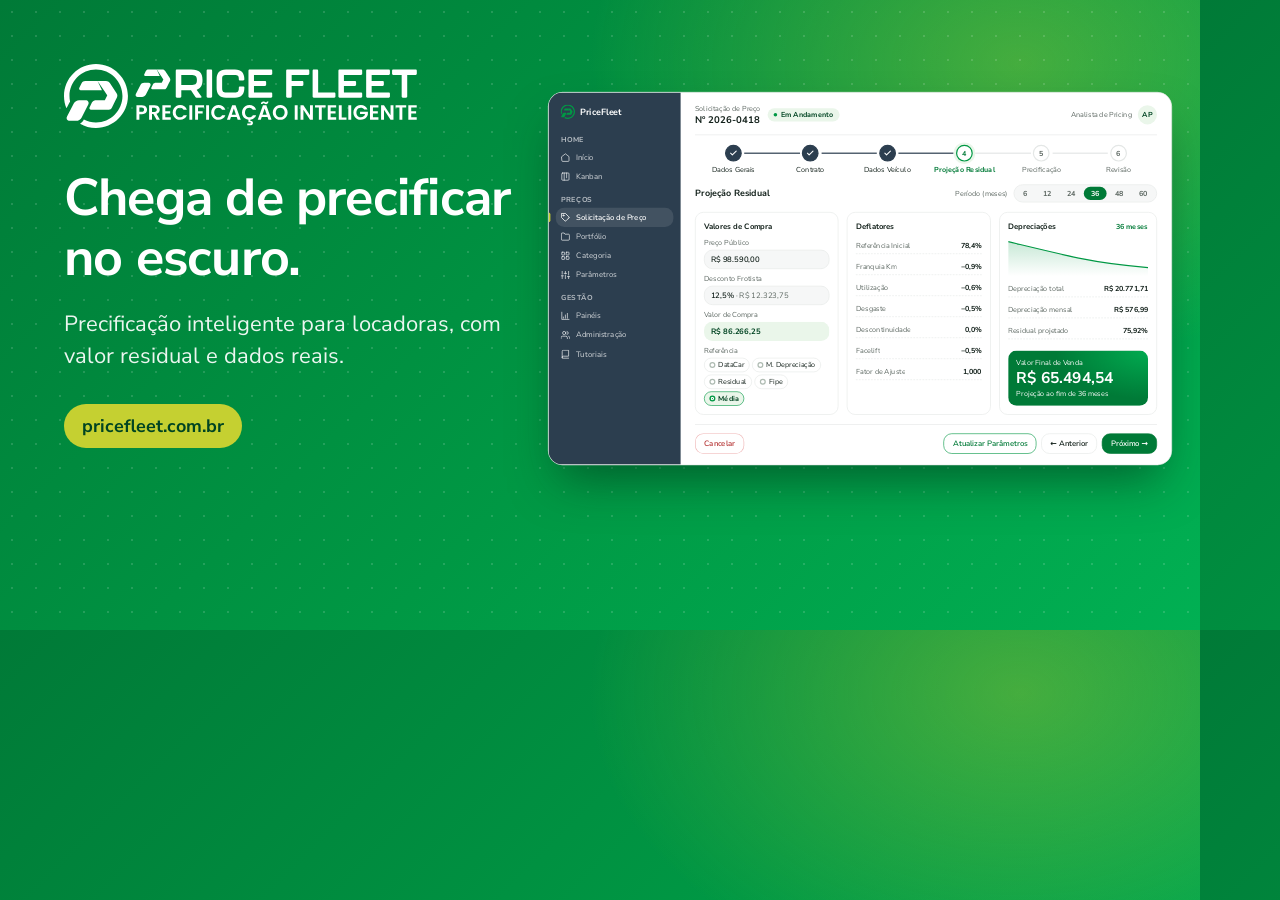
<file: assets/og/og.html>
<!doctype html>
<html lang="pt-BR" class="js is-loaded">
<head>
<meta charset="utf-8">
<title>PriceFleet — Open Graph</title>
<link rel="stylesheet" href="https://fonts.googleapis.com/css2?family=Nunito+Sans:wght@400;600;700&display=swap">
<link rel="stylesheet" href="../css/styles.css">
<style>
  /* Gerado a partir do mockup do hero. Renderizar em 1200x630 e salvar como og-image.png */
  html, body { margin: 0; width: 1200px; height: 630px; overflow: hidden; }
  body {
    position: relative;
    background:
      radial-gradient(60% 80% at 85% 10%, rgba(197,208,49,.35), rgba(197,208,49,0) 60%),
      linear-gradient(135deg, var(--pf-green-700) 0%, var(--pf-green-500) 55%, var(--pf-green-400) 100%);
  }
  body::after { content: ""; position: absolute; inset: 0;
    background-image: radial-gradient(circle, rgba(255,255,255,.14) 1px, transparent 1.2px); background-size: 24px 24px; }
  .og-copy { position: absolute; left: 64px; top: 64px; width: 470px; z-index: 2; color: #fff; }
  .og-logo { display: flex; align-items: center; gap: 12px; font-size: 28px; font-weight: 700; }
  .og-logo img { display: block; height: 64px; width: auto; }
  .og-logo span span { color: var(--pf-lime); }
  .og-title { margin-top: 48px; font-size: 52px; line-height: 60px; font-weight: 700; letter-spacing: -0.015em; color: #fff; }
  .og-sub { margin-top: 20px; font-size: 22px; line-height: 32px; color: rgba(255,255,255,.92); }
  .og-pill { display: inline-block; margin-top: 32px; padding: 10px 18px; border-radius: 999px; background: var(--pf-lime); color: var(--pf-green-900); font-size: 18px; font-weight: 700; }
  .og-mock { position: absolute; left: 548px; top: 92px; width: 1040px; transform: scale(.6); transform-origin: 0 0; z-index: 1; }
  .og-mock .mock { box-shadow: 0 40px 80px -20px rgba(0,40,20,.55); }
  .status__dot::after { display: none; }
</style>
</head>
<body>
<svg width="0" height="0" style="position:absolute" aria-hidden="true" focusable="false">
  <defs>
    <linearGradient id="g-pf-cover" x1="0" y1="0" x2="1" y2="1">
      <stop offset="0" stop-color="#009844"/><stop offset="1" stop-color="#C5D031"/>
    </linearGradient>
  </defs>
  <symbol id="logo-mark" viewBox="0 0 434 434">
    <path d="M227.451 114.761H143.464C138.262 114.761 133.292 116.081 129.022 118.721C124.751 121.361 121.309 125.113 119.109 129.695L103.062 162.772C101.561 166.007 101.846 169.838 103.942 172.892C105.883 175.894 109.274 177.654 112.742 177.654H257.189L227.451 114.761ZM361.286 211.766C360.821 206.745 359.112 201.802 356.162 197.454L310.687 128.996C307.814 124.673 303.932 121.076 299.377 118.565C294.796 116.029 289.645 114.761 284.65 114.761H227.503L269.897 178.197C270.078 178.249 270.182 178.379 270.234 178.56L292.57 212.103C292.673 212.31 292.751 212.543 292.751 212.724L286.617 225.561L276.549 246.06H213.423C211.326 246.06 209.256 246.345 207.004 246.811C204.053 247.509 201.362 248.596 198.981 250.046C194.71 252.686 191.268 256.464 189.068 261.046L173.047 294.2C171.546 297.436 171.83 301.292 173.849 304.346C175.868 307.348 179.155 309.134 182.727 309.134H306.598L307.167 309.005C310.092 308.358 312.81 307.297 315.165 305.821C319.461 303.181 322.903 299.48 325.078 294.951L349.07 246.06L358.621 226.493V226.441C360.821 221.964 361.701 216.891 361.286 211.766ZM164.583 255.119C161.012 249.269 154.101 245.931 145.612 245.931H102.415C88.1539 245.931 72.159 255.222 65.999 267.076L20.4985 356.136C17.0044 362.814 16.9527 369.802 20.2915 375.263C23.8373 381.086 30.7736 384.451 39.2629 384.451H82.4858C96.7209 384.451 112.742 375.133 118.876 363.279L164.376 274.245C167.845 267.568 167.896 260.58 164.583 255.093V255.119ZM216.606 0C97.1868 0 0 97.1609 0 216.606C0 246.241 6.00457 274.53 16.8491 300.283L25.0278 284.236L37.2183 260.373C38.2018 258.483 39.3147 256.646 40.557 254.86C40.7382 254.601 40.9194 254.342 41.1006 254.083C41.0747 254.006 41.0487 253.902 41.0229 253.824C38.4864 241.815 37.1406 229.366 37.1406 216.606C37.1406 117.634 117.659 37.1406 216.606 37.1406C315.553 37.1406 396.072 117.634 396.072 216.606C396.072 315.579 315.579 396.046 216.606 396.046C187.023 396.046 159.122 388.851 134.483 376.143L132.723 379.611C129.824 385.176 125.864 390.3 121.102 394.778C117.349 398.375 113.104 401.559 108.549 404.25C140.358 422.653 177.266 433.187 216.606 433.187C336.052 433.187 433.187 336.026 433.187 216.606C433.187 97.1868 336.052 0 216.606 0Z" fill="#009844"/>
  </symbol>
  <symbol id="i-arrow-right" viewBox="0 0 24 24"><path d="M5 12h14M13 6l6 6-6 6"/></symbol>
  <symbol id="i-arrow-left" viewBox="0 0 24 24"><path d="M19 12H5M11 6l-6 6 6 6"/></symbol>
  <symbol id="i-chevron-down" viewBox="0 0 24 24"><path d="m6 9 6 6 6-6"/></symbol>
  <symbol id="i-check" viewBox="0 0 24 24"><path d="M20 6 9 17l-5-5"/></symbol>
  <symbol id="i-check-circle" viewBox="0 0 24 24"><circle cx="12" cy="12" r="9"/><path d="m8 12 3 3 5-6"/></symbol>
  <symbol id="i-plus" viewBox="0 0 24 24"><path d="M12 5v14M5 12h14"/></symbol>
  <symbol id="i-x" viewBox="0 0 24 24"><path d="M18 6 6 18M6 6l12 12"/></symbol>
  <symbol id="i-alert" viewBox="0 0 24 24"><path d="M10.3 3.9 1.8 18a2 2 0 0 0 1.7 3h17a2 2 0 0 0 1.7-3L13.7 3.9a2 2 0 0 0-3.4 0z"/><path d="M12 9v4M12 17h.01"/></symbol>
  <symbol id="i-shield" viewBox="0 0 24 24"><path d="M12 22s8-4 8-10V5l-8-3-8 3v7c0 6 8 10 8 10z"/><path d="m9 12 2 2 4-4"/></symbol>
  <symbol id="i-lock" viewBox="0 0 24 24"><rect x="4" y="11" width="16" height="10" rx="2"/><path d="M8 11V7a4 4 0 0 1 8 0v4"/></symbol>
  <symbol id="i-trend" viewBox="0 0 24 24"><path d="m3 17 6-6 4 4 8-8"/><path d="M14 7h7v7"/></symbol>
  <symbol id="i-sliders" viewBox="0 0 24 24"><path d="M4 21v-7M4 10V3M12 21v-9M12 8V3M20 21v-5M20 12V3M1 14h6M9 8h6M17 16h6"/></symbol>
  <symbol id="i-history" viewBox="0 0 24 24"><path d="M3 12a9 9 0 1 0 3-6.7L3 8"/><path d="M3 3v5h5M12 7v5l3 3"/></symbol>
  <symbol id="i-users" viewBox="0 0 24 24"><path d="M17 21v-2a4 4 0 0 0-4-4H5a4 4 0 0 0-4 4v2"/><circle cx="9" cy="7" r="4"/><path d="M23 21v-2a4 4 0 0 0-3-3.9M16 3.1a4 4 0 0 1 0 7.8"/></symbol>
  <symbol id="i-flow" viewBox="0 0 24 24"><rect x="3" y="3" width="6" height="6" rx="1.5"/><rect x="15" y="15" width="6" height="6" rx="1.5"/><path d="M6 9v3a3 3 0 0 0 3 3h6"/></symbol>
  <symbol id="i-sheet" viewBox="0 0 24 24"><rect x="3" y="3" width="18" height="18" rx="2"/><path d="M3 9h18M3 15h18M9 3v18"/></symbol>
  <symbol id="i-help" viewBox="0 0 24 24"><circle cx="12" cy="12" r="9"/><path d="M9.1 9a3 3 0 0 1 5.8 1c0 2-3 3-3 3M12 17h.01"/></symbol>
  <symbol id="i-unlink" viewBox="0 0 24 24"><path d="m18.8 13.2 2.2-2.2a5 5 0 0 0-7-7l-2.2 2.2M5.2 10.8 3 13a5 5 0 0 0 7 7l2.2-2.2M8 2v3M2 8h3M16 22v-3M22 16h-3"/></symbol>
  <symbol id="i-file" viewBox="0 0 24 24"><path d="M14 2H6a2 2 0 0 0-2 2v16a2 2 0 0 0 2 2h12a2 2 0 0 0 2-2V8z"/><path d="M14 2v6h6M8 13h8M8 17h5"/></symbol>
  <symbol id="i-zap" viewBox="0 0 24 24"><path d="M13 2 3 14h9l-1 8 10-12h-9l1-8z"/></symbol>
  <symbol id="i-bell" viewBox="0 0 24 24"><path d="M18 8a6 6 0 0 0-12 0c0 7-3 9-3 9h18s-3-2-3-9"/><path d="M13.7 21a2 2 0 0 1-3.4 0"/></symbol>
  <symbol id="i-database" viewBox="0 0 24 24"><ellipse cx="12" cy="5" rx="8" ry="3"/><path d="M4 5v14c0 1.7 3.6 3 8 3s8-1.3 8-3V5M4 12c0 1.7 3.6 3 8 3s8-1.3 8-3"/></symbol>
  <symbol id="i-code" viewBox="0 0 24 24"><path d="m16 18 6-6-6-6M8 6l-6 6 6 6"/></symbol>
  <symbol id="i-bar" viewBox="0 0 24 24"><path d="M3 3v18h18"/><path d="M7 15v3M12 10v8M17 6v12"/></symbol>
  <symbol id="i-mail" viewBox="0 0 24 24"><rect x="2" y="4" width="20" height="16" rx="2"/><path d="m22 6-10 7L2 6"/></symbol>
  <symbol id="i-calendar" viewBox="0 0 24 24"><rect x="3" y="4" width="18" height="18" rx="2"/><path d="M16 2v4M8 2v4M3 10h18"/></symbol>
  <symbol id="i-layers" viewBox="0 0 24 24"><path d="m12 2 10 5-10 5L2 7z"/><path d="m2 17 10 5 10-5M2 12l10 5 10-5"/></symbol>
  <symbol id="i-home" viewBox="0 0 24 24"><path d="m3 10 9-7 9 7v10a2 2 0 0 1-2 2H5a2 2 0 0 1-2-2z"/></symbol>
  <symbol id="i-kanban" viewBox="0 0 24 24"><rect x="3" y="3" width="18" height="18" rx="2"/><path d="M9 3v18M15 3v12"/></symbol>
  <symbol id="i-tag" viewBox="0 0 24 24"><path d="M20.6 13.4 13.4 20.6a2 2 0 0 1-2.8 0L2 12V2h10l8.6 8.6a2 2 0 0 1 0 2.8z"/><circle cx="7" cy="7" r="1.5"/></symbol>
  <symbol id="i-folder" viewBox="0 0 24 24"><path d="M22 19a2 2 0 0 1-2 2H4a2 2 0 0 1-2-2V5a2 2 0 0 1 2-2h5l2 3h9a2 2 0 0 1 2 2z"/></symbol>
  <symbol id="i-grid" viewBox="0 0 24 24"><rect x="3" y="3" width="7" height="7" rx="1"/><rect x="14" y="3" width="7" height="7" rx="1"/><rect x="3" y="14" width="7" height="7" rx="1"/><rect x="14" y="14" width="7" height="7" rx="1"/></symbol>
  <symbol id="i-book" viewBox="0 0 24 24"><path d="M4 19.5A2.5 2.5 0 0 1 6.5 17H20V2H6.5A2.5 2.5 0 0 0 4 4.5z"/><path d="M4 19.5V22h16"/></symbol>
  <symbol id="i-target" viewBox="0 0 24 24"><circle cx="12" cy="12" r="9"/><circle cx="12" cy="12" r="5"/><circle cx="12" cy="12" r="1"/></symbol>
  <symbol id="i-sparkle" viewBox="0 0 24 24"><path d="M12 3v4M12 17v4M3 12h4M17 12h4M6 6l2.5 2.5M15.5 15.5 18 18M6 18l2.5-2.5M15.5 8.5 18 6"/></symbol>
  <symbol id="i-quote" viewBox="0 0 24 24"><path d="M3 21c3 0 7-1 7-8V5H3v8h4M14 21c3 0 7-1 7-8V5h-7v8h4"/></symbol>
  <symbol id="i-phone" viewBox="0 0 24 24"><path d="M22 16.9v3a2 2 0 0 1-2.2 2 19.8 19.8 0 0 1-8.6-3.1 19.5 19.5 0 0 1-6-6A19.8 19.8 0 0 1 2.1 4.2 2 2 0 0 1 4.1 2h3a2 2 0 0 1 2 1.7c.1.9.4 1.8.7 2.7a2 2 0 0 1-.5 2.1L8 9.8a16 16 0 0 0 6 6l1.3-1.3a2 2 0 0 1 2.1-.4c.9.3 1.8.6 2.7.7a2 2 0 0 1 1.7 2z"/></symbol>
  <symbol id="i-pin" viewBox="0 0 24 24"><path d="M20 10c0 6-8 12-8 12s-8-6-8-12a8 8 0 0 1 16 0z"/><circle cx="12" cy="10" r="3"/></symbol>
  <symbol id="i-flag" viewBox="0 0 24 24"><path d="M4 22V4M4 4h13l-2 4 2 4H4"/></symbol>
  <symbol id="i-linkedin" viewBox="0 0 24 24"><path fill="currentColor" stroke="none" d="M4.98 3.5a2.5 2.5 0 1 1 0 5 2.5 2.5 0 0 1 0-5zM3 9h4v12H3zM9 9h3.8v1.7h.05c.53-1 1.83-2.05 3.77-2.05 4.03 0 4.78 2.65 4.78 6.1V21h-4v-5.6c0-1.34-.02-3.06-1.86-3.06-1.87 0-2.15 1.46-2.15 2.96V21H9z"/></symbol>
  <symbol id="i-instagram" viewBox="0 0 24 24"><rect x="3" y="3" width="18" height="18" rx="5"/><circle cx="12" cy="12" r="4"/><circle cx="17.5" cy="6.5" r=".9" fill="currentColor" stroke="none"/></symbol>
</svg>
<div class="og-copy">
  <div class="og-logo"><img src="../img/brand/logo-pricefleet-branco.svg" alt="PriceFleet — Precificação inteligente"></div>
  <p class="og-title" style="margin-top:40px">Chega de precificar no escuro.</p>
  <p class="og-sub">Precificação inteligente para locadoras, com valor residual e dados reais.</p>
  <span class="og-pill">pricefleet.com.br</span>
</div>
<div class="og-mock">
<div class="mock" role="img" aria-label="Prévia da tela de Projeção Residual do PriceFleet: assistente de seis etapas na etapa Projeção Residual, prazo de 36 meses, valores de compra, deflatores e valor final de venda projetado de R$ 65.494,54. Dados ilustrativos.">
        <div class="mock__side">
          <div class="mock__brand"><svg viewBox="0 0 32 32"><use href="#logo-mark"/></svg><span>PriceFleet</span></div>
          <p class="mock__group">Home</p>
          <ul class="mock__nav">
            <li><svg class="icon"><use href="#i-home"/></svg><span>Início</span></li>
            <li><svg class="icon"><use href="#i-kanban"/></svg><span>Kanban</span></li>
          </ul>
          <p class="mock__group">Preços</p>
          <ul class="mock__nav">
            <li class="is-active"><svg class="icon"><use href="#i-tag"/></svg><span>Solicitação de Preço</span></li>
            <li><svg class="icon"><use href="#i-folder"/></svg><span>Portfólio</span></li>
            <li><svg class="icon"><use href="#i-grid"/></svg><span>Categoria</span></li>
            <li><svg class="icon"><use href="#i-sliders"/></svg><span>Parâmetros</span></li>
          </ul>
          <p class="mock__group">Gestão</p>
          <ul class="mock__nav">
            <li><svg class="icon"><use href="#i-bar"/></svg><span>Painéis</span></li>
            <li><svg class="icon"><use href="#i-users"/></svg><span>Administração</span></li>
            <li><svg class="icon"><use href="#i-book"/></svg><span>Tutoriais</span></li>
          </ul>
        </div>

        <div class="mock__main">
          <div class="mock__top">
            <div class="mock__req">
              <span class="mock__crumb">Solicitação de Preço</span>
              <span class="mock__title">Nº 2026-0418</span>
            </div>
            <span class="status"><span class="status__dot"></span>Em Andamento</span>
            <div class="mock__user"><span class="mock__user-name">Analista de Pricing</span><span class="avatar">AP</span></div>
          </div>

          <ol class="wizard" data-wizard>
            <li class="is-done"><span class="wizard__dot"><span class="wizard__n">1</span><svg class="icon"><use href="#i-check"/></svg></span><span class="wizard__lbl">Dados Gerais</span></li>
            <li class="is-done"><span class="wizard__dot"><span class="wizard__n">2</span><svg class="icon"><use href="#i-check"/></svg></span><span class="wizard__lbl">Contrato</span></li>
            <li class="is-done"><span class="wizard__dot"><span class="wizard__n">3</span><svg class="icon"><use href="#i-check"/></svg></span><span class="wizard__lbl">Dados Veículo</span></li>
            <li class="is-active"><span class="wizard__dot"><span class="wizard__n">4</span><svg class="icon"><use href="#i-check"/></svg></span><span class="wizard__lbl">Projeção Residual</span></li>
            <li><span class="wizard__dot"><span class="wizard__n">5</span><svg class="icon"><use href="#i-check"/></svg></span><span class="wizard__lbl">Precificação</span></li>
            <li><span class="wizard__dot"><span class="wizard__n">6</span><svg class="icon"><use href="#i-check"/></svg></span><span class="wizard__lbl">Revisão</span></li>
          </ol>

          <div class="mock__bar">
            <span class="mock__h">Projeção Residual</span>
            <div class="mock__period">
              <span class="mock__period-lbl">Período (meses)</span>
              <span class="ptabs"><span>6</span><span>12</span><span>24</span><span class="is-active">36</span><span>48</span><span>60</span></span>
            </div>
          </div>

          <div class="mock__cols">
            <div class="mcol mcol--compra">
              <div class="mcol__h">Valores de Compra</div>
              <div class="mfield"><span>Preço Público</span><b class="mval">R$ 98.590,00</b></div>
              <div class="mfield"><span>Desconto Frotista</span><b class="mval">12,5% <i>· R$ 12.323,75</i></b></div>
              <div class="mfield"><span>Valor de Compra</span><b class="mval mval--strong">R$ 86.266,25</b></div>
              <div class="mfield"><span>Referência</span>
                <div class="mradios">
                  <span class="mradio"><i></i>DataCar</span><span class="mradio"><i></i>M. Depreciação</span><span class="mradio"><i></i>Residual</span><span class="mradio"><i></i>Fipe</span><span class="mradio is-on"><i></i>Média</span>
                </div>
              </div>
            </div>

            <div class="mcol mcol--defl">
              <div class="mcol__h">Deflatores</div>
              <div class="mrow"><span>Referência Inicial</span><b>78,4%</b></div>
              <div class="mrow"><span>Franquia Km</span><b>−0,9%</b></div>
              <div class="mrow"><span>Utilização</span><b>−0,6%</b></div>
              <div class="mrow"><span>Desgaste</span><b>−0,5%</b></div>
              <div class="mrow"><span>Descontinuidade</span><b>0,0%</b></div>
              <div class="mrow"><span>Facelift</span><b>−0,5%</b></div>
              <div class="mrow"><span>Fator de Ajuste</span><b>1,000</b></div>
            </div>

            <div class="mcol mcol--dep">
              <div class="mcol__h">Depreciações <span class="mcol__tag">36 meses</span></div>
              <svg class="mspark" viewBox="0 0 300 80" preserveAspectRatio="none">
                <defs><linearGradient id="g-mspark" x1="0" y1="0" x2="0" y2="1"><stop offset="0" stop-color="#009844" stop-opacity=".22"/><stop offset="1" stop-color="#009844" stop-opacity="0"/></linearGradient></defs>
                <path class="mspark__area" d="M0 8 C60 22 110 34 160 44 S250 58 300 62 L300 80 L0 80 Z" fill="url(#g-mspark)"/>
                <path class="mspark__line" d="M0 8 C60 22 110 34 160 44 S250 58 300 62" pathLength="1"/>
              </svg>
              <div class="mrow"><span>Depreciação total</span><b>R$ 20.771,71</b></div>
              <div class="mrow"><span>Depreciação mensal</span><b>R$ 576,99</b></div>
              <div class="mrow"><span>Residual projetado</span><b>75,92%</b></div>
              <div class="vfinal">
                <span class="vfinal__lbl">Valor Final de Venda</span>
                <strong class="vfinal__val" data-count="65494.54" data-decimals="2" data-prefix="R$ " data-count-manual>R$ 65.494,54</strong>
                <span class="vfinal__sub">Projeção ao fim de 36 meses</span>
              </div>
            </div>
          </div>

          <div class="mock__foot">
            <span class="mbtn mbtn--danger">Cancelar</span>
            <span class="mock__foot-spacer"></span>
            <span class="mbtn mbtn--outline">Atualizar Parâmetros</span>
            <span class="mbtn">← Anterior</span>
            <span class="mbtn mbtn--solid">Próximo →</span>
          </div>
        </div>
      </div>
</div>
</body>
</html>
</file>
<file: assets/css/styles.css>
/* =============================================================
   PriceFleet — Home
   1. Tokens  2. Base  3. Tipografia  4. Componentes
   5. Seções  6. Motion  7. Responsivo  8. Movimento reduzido
   ============================================================= */

/* ---------- 1. TOKENS ---------- */
:root {
  /* Marca */
  --pf-green-500: #009844;
  --pf-green-400: #01B053;
  --pf-green-700: #007A37;
  --pf-green-900: #004422;
  --pf-green-50:  #EAF6EA;
  --pf-lime:      #C5D031;
  --pf-navy:      #2C3E4F;
  --pf-navy-900:  #1B2733;

  /* Neutros */
  /* Escala de cinzas: a pagina e branca/cinza; o verde e acento */
  --gray-25:  #FBFBFB;
  --gray-50:  #F6F7F7;
  --gray-100: #EEF0EF;
  --gray-200: #E4E7E6;
  --gray-300: #CED3D1;
  --gray-500: #737D78;
  --pf-white:     #FFFFFF;
  --pf-bg-soft:   var(--gray-50);
  --pf-ink:       #12201A;
  --pf-text:      #5B6660;
  --pf-line:      var(--gray-200);

  /* Estados */
  --pf-danger:     #D64545;
  --pf-danger-700: #B53434; /* derivado do danger para texto pequeno (AA) */
  --pf-track:      #8A958E; /* derivado do --pf-text para trilho de toggle desligado (3:1) */

  /* Tipografia */
  --font-sans: "Nunito Sans", ui-sans-serif, system-ui, -apple-system, "Segoe UI", Roboto, Arial, sans-serif;

  /* Raios (apenas 3) */
  --r-pill: 999px;
  --r-card: 24px;
  --r-ctrl: 14px;

  /* Sombras */
  --shadow-card: 0 1px 2px rgba(18,32,26,.04), 0 4px 16px -8px rgba(18,32,26,.08);
  --shadow-card-hover: 0 2px 4px rgba(18,32,26,.04), 0 18px 36px -18px rgba(18,32,26,.18);
  --shadow-pop: 0 2px 6px rgba(18,32,26,.05), 0 24px 56px -24px rgba(18,32,26,.24);

  /* Espaçamento */
  --gap-1: 10px; --gap-2: 16px; --gap-3: 24px; --gap-4: 40px; --gap-5: 60px;
  --pad-x: 120px;
  --pad-y: 130px;
  --content: 1200px;
  --nav-h: 78px;

  /* Motion */
  --motion-fast: 250ms;
  --motion-base: 600ms;
  --motion-slow: 900ms;
  --ease-out: cubic-bezier(.22,1,.36,1);
  --ease-spring: cubic-bezier(.34,1.56,.64,1);
}
@media (max-width: 1439px) { :root { --pad-x: 48px; } }
@media (max-width: 1199px) { :root { --pad-x: 32px; --pad-y: 90px; } }
@media (max-width: 809px)  { :root { --pad-x: 20px; --pad-y: 60px; } }

/* ---------- 2. BASE ---------- */
*, *::before, *::after { box-sizing: border-box; }
html { -webkit-text-size-adjust: 100%; scroll-behavior: smooth; overflow-x: clip; }
body {
  margin: 0;
  font-family: var(--font-sans);
  font-size: 16px; line-height: 24px;
  color: var(--pf-text);
  background: var(--pf-white);
  -webkit-font-smoothing: antialiased;
  overflow-x: clip;
}
h1, h2, h3, h4, p, ul, ol, dl, dd, figure { margin: 0; }
ul, ol { padding: 0; list-style: none; }
a { color: inherit; text-decoration: none; }
button { font: inherit; color: inherit; }
img, svg { display: block; max-width: 100%; }
[id] { scroll-margin-top: 96px; }
[hidden] { display: none !important; }
.tnum, [data-count], [data-kpi] { font-variant-numeric: tabular-nums; }

.icon { width: 20px; height: 20px; fill: none; stroke: currentColor; stroke-width: 2; stroke-linecap: round; stroke-linejoin: round; flex: none; }
.icon--sm { width: 16px; height: 16px; }

:focus-visible { outline: 3px solid var(--pf-lime); outline-offset: 2px; box-shadow: 0 0 0 2px var(--pf-green-900); }
:focus:not(:focus-visible) { outline: none; }

.sr-only {
  position: absolute !important; width: 1px; height: 1px; padding: 0; margin: -1px;
  overflow: hidden; clip: rect(0 0 0 0); white-space: nowrap; border: 0;
}
.skip-link {
  position: fixed; top: 12px; left: 12px; z-index: 100;
  padding: 10px 16px; border-radius: var(--r-ctrl);
  background: var(--pf-ink); color: #fff; font-weight: 600;
  transform: translateY(-160%); transition: transform var(--motion-fast) var(--ease-out);
}
.skip-link:focus { transform: none; }

.container { max-width: var(--content); margin-inline: auto; }
.section { padding: var(--pad-y) var(--pad-x); }
.section--soft { background: var(--pf-bg-soft); }

/* Lenis (smooth scroll opcional) */
html.lenis, html.lenis body { height: auto; }
.lenis.lenis-smooth { scroll-behavior: auto !important; }
.lenis.lenis-stopped { overflow: hidden; }

/* ---------- 3. TIPOGRAFIA ---------- */
h1, h2, h3, h4 { color: var(--pf-ink); font-weight: 700; }
.t-display { font-size: 60px; line-height: 70px; letter-spacing: -0.015em; }
.t-h2      { font-size: 46px; line-height: 56px; letter-spacing: -0.01em; }
.t-h3      { font-size: 36px; line-height: 44px; letter-spacing: -0.01em; }
.t-h4      { font-size: 22px; line-height: 30px; letter-spacing: -0.005em; }
.t-stat    { font-size: 84px; line-height: 84px; font-weight: 700; letter-spacing: -0.02em; font-variant-numeric: tabular-nums; }
.t-lead    { font-size: 18px; line-height: 28px; }
.t-small   { font-size: 14px; line-height: 22px; }
.t-ui      { font-size: 15px; line-height: 20px; font-weight: 600; }
.line { display: block; }

/* ---------- 4. COMPONENTES ---------- */

/* 4.1 Botões — pílula + rolling text no hover */
.btn {
  position: relative; display: inline-flex; flex: none;
  padding: 0; border: 0; background: none; cursor: pointer;
  border-radius: var(--r-pill); text-decoration: none;
  transition: transform 150ms var(--ease-out), translate 300ms var(--ease-out), box-shadow var(--motion-fast) var(--ease-out);
  -webkit-tap-highlight-color: transparent;
}
.btn__inner {
  display: inline-flex; align-items: center; justify-content: center; gap: 8px;
  width: 100%; min-height: 44px; padding: 12px 22px; border-radius: var(--r-pill);
  font-size: 15px; line-height: 20px; font-weight: 600; white-space: nowrap;
  transition: background var(--motion-fast) var(--ease-out), box-shadow var(--motion-fast) var(--ease-out);
}
.btn__roll { display: inline-grid; overflow: hidden; height: 20px; }
.btn__label { grid-area: 1 / 1; transition: transform 350ms var(--ease-out); }
.btn__label + .btn__label { transform: translateY(100%); }
.btn:hover .btn__label:first-child { transform: translateY(-100%); }
.btn:hover .btn__label + .btn__label { transform: translateY(0); }
.btn:active { transform: scale(.97); }
.btn:focus-visible { outline: 3px solid var(--pf-lime); outline-offset: 3px; }

.btn--primary { box-shadow: 0 1px 2px rgba(0,40,20,.16), 0 6px 16px -6px rgba(0,122,55,.45); }
.btn--primary .btn__inner { color: #fff; background: var(--pf-green-700); box-shadow: inset 0 1px 0 rgba(255,255,255,.16); }
.btn--primary:hover { box-shadow: 0 1px 2px rgba(0,40,20,.16), 0 10px 24px -8px rgba(0,122,55,.55); }
.btn--primary:hover .btn__inner { background: #006B30; }

.btn--secondary .btn__inner { background: #fff; color: var(--pf-ink); box-shadow: inset 0 0 0 1px var(--pf-line); }
.btn--secondary:hover .btn__inner { background: var(--pf-bg-soft); box-shadow: inset 0 0 0 1px var(--pf-green-500); }

.btn--lime { box-shadow: 0 8px 24px -10px rgba(197,208,49,.6); }
.btn--lime .btn__inner { color: var(--pf-green-900); background: var(--pf-lime); }
.btn--lime:hover .btn__inner { background: #D2DC4A; }

.btn--lg .btn__inner { min-height: 52px; padding: 15px 28px; }
.btn--block { display: flex; width: 100%; }

.btn__spinner {
  display: none; width: 16px; height: 16px; border-radius: 50%;
  border: 2px solid rgba(255,255,255,.35); border-top-color: #fff;
  animation: spin 700ms linear infinite;
}
.btn.is-loading { pointer-events: none; }
.btn.is-loading .btn__spinner { display: inline-block; }

/* Links */
.link-u {
  background: none; border: 0; padding: 0; cursor: pointer;
  background-image: linear-gradient(currentColor, currentColor);
  background-size: 0 1px; background-repeat: no-repeat; background-position: 0 100%;
  transition: background-size var(--motion-fast) var(--ease-out), color var(--motion-fast);
}
.link-u:hover { background-size: 100% 1px; }
.link-arrow {
  display: inline-flex; align-items: center; gap: 6px;
  font-size: 15px; line-height: 20px; font-weight: 600; color: var(--pf-green-700);
  min-height: 44px;
}
.link-arrow .icon { transition: transform var(--motion-fast) var(--ease-out); }
.link-arrow:hover .icon { transform: translateX(4px); }
.link-arrow:hover { text-decoration: underline; text-underline-offset: 4px; }
.link-light {
  display: inline-flex; align-items: center; gap: 6px; min-height: 44px;
  background: none; border: 0; cursor: pointer; padding: 0 4px;
  color: #fff; font-size: 15px; font-weight: 600;
}
.link-light:hover { text-decoration: underline; text-underline-offset: 4px; }

/* 4.3 Eyebrow */
.eyebrow {
  display: inline-flex; align-items: center; gap: 6px;
  padding: 5px 12px; border-radius: var(--r-pill);
  background: #fff; border: 1px solid var(--gray-200); color: var(--pf-ink);
  box-shadow: 0 1px 2px rgba(18,32,26,.04);
  font-size: 12px; line-height: 16px; font-weight: 700;
  letter-spacing: .08em; text-transform: uppercase;
}
.eyebrow .icon { width: 12px; height: 12px; color: var(--pf-green-500); stroke-width: 2.5; }

/* 4.5 Badge de status */
.status {
  display: inline-flex; align-items: center; gap: 6px; flex: none;
  padding: 3px 10px; border-radius: var(--r-pill);
  background: var(--pf-green-50); color: var(--pf-green-900);
  font-size: 12px; line-height: 16px; font-weight: 700; white-space: nowrap;
}
.status__dot { position: relative; width: 6px; height: 6px; border-radius: 50%; background: var(--pf-green-500); }
.status__dot::after {
  content: ""; position: absolute; inset: 0; border-radius: 50%;
  background: var(--pf-green-500); animation: ping 2s var(--ease-out) infinite;
}

/* Placeholder visível */
.ph {
  display: inline-block; align-self: flex-start;
  padding: 2px 8px; border-radius: var(--r-pill);
  border: 1px dashed var(--pf-green-700);
  background: rgba(197,208,49,.16); color: var(--pf-green-900);
  font-size: 12px; line-height: 16px; font-weight: 700; letter-spacing: 0;
}
.ph--dark { border-color: var(--pf-lime); background: rgba(197,208,49,.12); color: #fff; }
.chip {
  display: inline-flex; align-self: flex-start; align-items: center; gap: 6px;
  padding: 6px 12px; border-radius: var(--r-pill);
  background: var(--pf-green-50); color: var(--pf-green-900);
  font-size: 14px; line-height: 20px; font-weight: 700;
}

/* 4.4 Cards */
.card, .post__link {
  background: #fff; border: 1px solid var(--pf-line);
  border-radius: var(--r-card); box-shadow: var(--shadow-card);
}

/* Switch (toggle) */
.switch {
  display: inline-flex; align-items: center; justify-content: center;
  min-width: 44px; min-height: 44px; padding: 0; border: 0; background: none; cursor: pointer;
}
.switch__track {
  position: relative; width: 44px; height: 24px; border-radius: var(--r-pill);
  background: var(--pf-track); transition: background var(--motion-fast) var(--ease-out);
}
.switch__thumb {
  position: absolute; top: 3px; left: 3px; width: 18px; height: 18px; border-radius: 50%;
  background: #fff; box-shadow: 0 1px 3px rgba(0,0,0,.25);
  transition: transform 450ms var(--ease-spring);
}
.switch[aria-checked="true"] .switch__track { background: var(--pf-green-500); }
.switch[aria-checked="true"] .switch__thumb { transform: translateX(20px); }
.switch:focus-visible { outline: none; box-shadow: none; }
.switch:focus-visible .switch__track { outline: 3px solid var(--pf-lime); outline-offset: 2px; box-shadow: 0 0 0 2px var(--pf-green-900); }

/* Logo */
.logo { display: inline-flex; align-items: center; gap: 10px; min-height: 44px; }
.logo__img { display: block; width: auto; height: 40px; }
.logo__mark { width: 32px; height: 32px; }
.logo__word { font-size: 20px; line-height: 24px; font-weight: 700; color: var(--pf-ink); letter-spacing: -0.01em; }
.logo__word span { color: var(--pf-green-700); }
.logo--light .logo__word { color: #fff; }
.logo--light .logo__word span { color: var(--pf-lime); }

/* Section head */
.section-head {
  display: flex; flex-direction: column; align-items: center; gap: 16px;
  max-width: 760px; margin: 0 auto 60px; text-align: center;
}
.section-head__text { font-size: 18px; line-height: 28px; max-width: 620px; }
.section-head--row {
  max-width: none; flex-direction: row; align-items: flex-end; justify-content: space-between;
  text-align: left; gap: 24px;
}
.section-head__main { display: flex; flex-direction: column; align-items: flex-start; gap: 16px; }

/* ---------- 5. SEÇÕES ---------- */

/* 3.1 NAVBAR */
.nav {
  position: fixed; inset: 0 0 auto 0; z-index: 50;
  height: var(--nav-h);
  padding: 0 var(--pad-x);
  background: rgba(255,255,255,0);
  border-bottom: 1px solid transparent;
  transition: background var(--motion-fast) var(--ease-out), border-color var(--motion-fast) var(--ease-out), backdrop-filter var(--motion-fast);
}
.nav.is-scrolled, .menu-open .nav {
  background: rgba(255,255,255,.82);
  -webkit-backdrop-filter: blur(12px); backdrop-filter: blur(12px);
  border-bottom-color: var(--pf-line);
}
/* backdrop-filter cria containing block para filhos fixed: desligar com o menu mobile aberto */
.menu-open .nav { -webkit-backdrop-filter: none; backdrop-filter: none; background: #fff; transition: none; }
.nav__progress { position: absolute; top: 0; left: 0; right: 0; height: 2px; pointer-events: none; }
.nav__progress span { display: block; height: 100%; background: var(--pf-green-500); transform: scaleX(0); transform-origin: 0 50%; }
.nav__inner {
  max-width: var(--content); height: 100%; margin-inline: auto;
  display: flex; align-items: center; gap: 24px;
}
.nav__menu { margin-inline: auto; }
.nav__links { display: flex; align-items: center; gap: 4px; }
.nav__links > li { position: relative; }
.nav__link {
  display: inline-flex; align-items: center; gap: 4px;
  min-height: 40px; padding: 0 14px; border: 0; background: none; cursor: pointer;
  font-size: 14px; line-height: 20px; font-weight: 600; color: var(--pf-ink);
  border-radius: var(--r-pill);
  transition: color var(--motion-fast), background var(--motion-fast);
}
.nav__link:hover { color: var(--pf-green-700); background: var(--pf-bg-soft); }
.nav__link.is-current { color: var(--pf-ink); background: var(--gray-100); }
.nav__mega-btn .icon { transition: transform var(--motion-fast) var(--ease-out); }
.nav__mega-btn[aria-expanded="true"] { color: var(--pf-green-700); }
.nav__mega-btn[aria-expanded="true"] .icon { transform: rotate(180deg); }
.nav__actions { display: flex; align-items: center; gap: 16px; margin-left: auto; }
.nav__menu + .nav__actions { margin-left: 0; }
.nav__login { font-size: 14px; font-weight: 600; color: var(--pf-ink); padding: 12px 4px; }

/* Mega menu */
.mega {
  position: absolute; top: calc(100% + 14px); left: 50%;
  width: 860px; display: grid; grid-template-columns: 1fr 1fr 1.05fr; gap: 8px;
  padding: 12px; border-radius: var(--r-card);
  background: #fff; border: 1px solid var(--pf-line); box-shadow: var(--shadow-pop);
  opacity: 0; visibility: hidden;
  transform: translate(-36%, -8px) scale(.98); transform-origin: 30% 0;
  transition: opacity 200ms var(--ease-out), transform 200ms var(--ease-out), visibility 0s 200ms;
}
.mega::before { content: ""; position: absolute; left: 0; right: 0; top: -16px; height: 16px; } /* ponte de hover */
.mega.is-open { opacity: 1; visibility: visible; transform: translate(-36%, 0) scale(1); transition-delay: 0s; }
.mega__col { padding: 12px; }
.mega__title { padding: 0 10px 8px; font-size: 12px; line-height: 16px; font-weight: 700; letter-spacing: .08em; text-transform: uppercase; color: var(--pf-text); }
.mega__item { display: flex; gap: 12px; padding: 10px; border-radius: var(--r-ctrl); transition: background var(--motion-fast); }
.mega__item:hover { background: var(--pf-bg-soft); }
.mega__item strong { display: block; font-size: 15px; line-height: 20px; color: var(--pf-ink); }
.mega__item small { display: block; font-size: 13px; line-height: 18px; color: var(--pf-text); margin-top: 2px; }
.mega__ic {
  width: 36px; height: 36px; flex: none; display: grid; place-items: center;
  border-radius: var(--r-ctrl); background: var(--pf-green-50); color: var(--pf-green-700);
}
.mega__ic .icon { width: 18px; height: 18px; }
.mega__feature {
  display: flex; flex-direction: column; align-items: flex-start; gap: 10px;
  padding: 24px; border-radius: 14px; background: var(--gray-50); border: 1px solid var(--gray-200);
}
.mega__feature .eyebrow { background: #fff; }
.mega__feature-title { font-size: 20px; line-height: 28px; font-weight: 700; color: var(--pf-ink); }
.mega__feature-text { font-size: 14px; line-height: 22px; margin-bottom: 8px; }

/* Burger + menu mobile */
.burger {
  display: none; position: relative; width: 48px; height: 48px; margin-right: -8px;
  border: 0; background: none; cursor: pointer; border-radius: var(--r-ctrl);
}
.burger span {
  position: absolute; left: 13px; width: 22px; height: 2px; border-radius: 2px; background: var(--pf-ink);
  transition: transform 300ms var(--ease-out), opacity 200ms;
}
.burger span:nth-child(1) { top: 17px; }
.burger span:nth-child(2) { top: 23px; }
.burger span:nth-child(3) { top: 29px; }
.burger[aria-expanded="true"] span:nth-child(1) { transform: translateY(6px) rotate(45deg); }
.burger[aria-expanded="true"] span:nth-child(2) { opacity: 0; transform: scaleX(.3); }
.burger[aria-expanded="true"] span:nth-child(3) { transform: translateY(-6px) rotate(-45deg); }

.mmenu {
  position: fixed; inset: var(--nav-h) 0 0 0; z-index: 49;
  display: flex; flex-direction: column;
  background: #fff; padding: 16px var(--pad-x) 0;
  opacity: 0; visibility: hidden; transform: translateY(-8px);
  transition: opacity 250ms var(--ease-out), transform 250ms var(--ease-out), visibility 0s 250ms;
  overflow-y: auto;
}
.mmenu.is-open { opacity: 1; visibility: visible; transform: none; transition-delay: 0s; }
.mmenu__nav { flex: 1; }
.mmenu__nav > ul > li { border-bottom: 1px solid var(--pf-line); }
.mmenu__link {
  display: flex; align-items: center; justify-content: space-between; width: 100%;
  min-height: 64px; padding: 8px 0; border: 0; background: none; cursor: pointer; text-align: left;
  font-size: 22px; line-height: 30px; font-weight: 600; color: var(--pf-ink);
}
.mmenu__toggle .icon { transition: transform var(--motion-fast) var(--ease-out); }
.mmenu__toggle[aria-expanded="true"] .icon { transform: rotate(180deg); }
.mmenu__sub { display: grid; gap: 4px; padding: 0 0 16px; }
.mmenu__sub:not(.is-open) { display: none; }
.mmenu__sub a { display: flex; align-items: center; min-height: 48px; font-size: 17px; font-weight: 600; color: var(--pf-text); }
.mmenu__foot {
  position: sticky; bottom: 0; padding: 16px 0 calc(16px + env(safe-area-inset-bottom));
  background: linear-gradient(rgba(255,255,255,0), #fff 24%);
}
html.menu-open { overflow: hidden; }

/* 3.2 HERO */
.hero {
  position: relative; isolation: isolate;
  padding: 200px var(--pad-x) 0;
  text-align: center;
}
.hero::before {
  content: ""; position: absolute; inset: 0; z-index: -2;
  background: radial-gradient(60% 45% at var(--hx, 50%) var(--hy, 0%), rgba(234,246,234,.9) 0%, rgba(234,246,234,0) 70%);
}
.hero::after {
  content: ""; position: absolute; inset: 0; z-index: -1; pointer-events: none;
  background-image: linear-gradient(var(--gray-100) 1px, transparent 1px), linear-gradient(90deg, var(--gray-100) 1px, transparent 1px);
  background-size: 56px 56px; background-position: center top;
  -webkit-mask-image: radial-gradient(60% 50% at 50% 20%, #000 0%, transparent 75%);
          mask-image: radial-gradient(60% 50% at 50% 20%, #000 0%, transparent 75%);
}
.hero__mock .mock { transform-origin: 50% 0; }
.hero__inner { display: flex; flex-direction: column; align-items: center; }
.hero__badge {
  display: inline-flex; align-items: center; gap: 10px;
  padding: 4px 12px 4px 4px; border-radius: var(--r-pill);
  background: #fff; border: 1px solid var(--pf-line); box-shadow: var(--shadow-card);
  font-size: 14px; line-height: 20px; font-weight: 600; color: var(--pf-ink);
  transition: border-color var(--motion-fast);
  min-height: 36px;
}
.hero__badge:hover { border-color: var(--pf-green-500); }
.hero__badge .icon { color: var(--pf-green-700); transition: transform var(--motion-fast) var(--ease-out); }
.hero__badge:hover .icon { transform: translateX(3px); }
.hero__badge-tag {
  padding: 3px 10px; border-radius: var(--r-pill);
  background: var(--pf-green-50); color: var(--pf-green-700);
  font-size: 12px; line-height: 16px; font-weight: 700;
}
.hero__title { margin-top: 24px; }
.hero__title-accent { color: var(--pf-green-500); }
.hero__lead { max-width: 720px; margin-top: 20px; }
.hero__ctas { display: flex; flex-wrap: wrap; justify-content: center; gap: 12px; margin-top: 32px; }
.hero__trust { margin-top: 16px; font-size: 14px; line-height: 22px; }
.hero__mock { width: 100%; margin-top: 60px; }
.hero__mock-note { margin-top: 12px; font-size: 12px; line-height: 16px; color: var(--pf-text); }

/* Mockup do sistema */
.mock {
  display: grid; grid-template-columns: 220px minmax(0, 1fr);
  text-align: left; color: var(--pf-ink);
  font-size: 13px; line-height: 18px;
  background: #fff; border: 1px solid var(--pf-line); border-radius: var(--r-card);
  box-shadow: var(--shadow-card), 0 50px 90px -50px rgba(0,68,34,.35);
  overflow: hidden;
}
.mock .icon { width: 16px; height: 16px; }
.mock__side { background: var(--pf-navy); color: rgba(255,255,255,.8); padding: 20px 12px; }
.mock__brand { display: flex; align-items: center; gap: 8px; padding: 0 8px 12px; color: #fff; font-size: 15px; font-weight: 700; }
.mock__brand svg { width: 24px; height: 24px; }
.mock__group { padding: 14px 8px 6px; font-size: 12px; line-height: 16px; font-weight: 700; letter-spacing: .08em; text-transform: uppercase; color: rgba(255,255,255,.66); }
.mock__nav li { position: relative; display: flex; align-items: center; gap: 10px; padding: 7px 8px; border-radius: var(--r-ctrl); white-space: nowrap; }
.mock__nav li.is-active { background: rgba(255,255,255,.1); color: #fff; font-weight: 600; }
.mock__nav li.is-active::before { content: ""; position: absolute; left: -12px; top: 8px; bottom: 8px; width: 3px; border-radius: 0 3px 3px 0; background: var(--pf-lime); }
.mock__main { display: flex; flex-direction: column; gap: 16px; padding: 18px 24px 0; min-width: 0; }
.mock__top { display: flex; align-items: center; gap: 12px; padding-bottom: 14px; border-bottom: 1px solid var(--pf-line); }
.mock__req { display: flex; flex-direction: column; }
.mock__crumb { font-size: 12px; line-height: 16px; color: var(--pf-text); }
.mock__title { font-size: 16px; line-height: 22px; font-weight: 700; }
.mock__user { margin-left: auto; display: flex; align-items: center; gap: 10px; font-size: 12px; color: var(--pf-text); }
.avatar {
  width: 32px; height: 32px; border-radius: 50%; display: grid; place-items: center;
  background: var(--pf-green-50); color: var(--pf-green-900); font-size: 12px; font-weight: 700;
}

.wizard { display: grid; grid-template-columns: repeat(6, minmax(0, 1fr)); }
.wizard li { position: relative; display: flex; flex-direction: column; align-items: center; gap: 6px; text-align: center; font-size: 12px; line-height: 16px; color: var(--pf-text); }
.wizard li::before {
  content: ""; position: absolute; top: 13px; height: 2px;
  left: calc(-50% + 18px); right: calc(50% + 18px);
  background: var(--pf-line); transition: background 400ms var(--ease-out);
}
.wizard li:first-child::before { display: none; }
.wizard__dot {
  position: relative; z-index: 1; width: 28px; height: 28px; border-radius: 50%;
  display: grid; place-items: center;
  background: #fff; border: 2px solid var(--pf-line); color: var(--pf-text);
  font-weight: 700; font-size: 12px;
  transition: background 400ms var(--ease-out), border-color 400ms, box-shadow 400ms, color 400ms;
}
.wizard__dot .icon { display: none; width: 14px; height: 14px; stroke-width: 3; }
.wizard li.is-done .wizard__dot { background: var(--pf-navy); border-color: var(--pf-navy); color: #fff; }
.wizard li.is-done .wizard__n { display: none; }
.wizard li.is-done .wizard__dot .icon { display: block; }
.wizard li.is-done::before, .wizard li.is-active::before { background: var(--pf-navy); }
.wizard li.is-active .wizard__dot { border-color: var(--pf-green-500); color: var(--pf-green-700); box-shadow: 0 0 0 4px var(--pf-green-50); }
.wizard li.is-active { color: var(--pf-green-700); font-weight: 700; }
.wizard li.is-done { color: var(--pf-ink); }

.mock__bar { display: flex; align-items: center; justify-content: space-between; gap: 16px; }
.mock__h { font-size: 15px; font-weight: 700; }
.mock__period { display: flex; align-items: center; gap: 10px; }
.mock__period-lbl { font-size: 12px; color: var(--pf-text); }
.ptabs { display: inline-flex; gap: 2px; padding: 3px; border-radius: var(--r-pill); background: var(--pf-bg-soft); border: 1px solid var(--pf-line); }
.ptabs span { padding: 3px 12px; border-radius: var(--r-pill); font-size: 12px; line-height: 16px; font-weight: 700; color: var(--pf-text); }
.ptabs span.is-active { background: var(--pf-green-700); color: #fff; }

.mock__cols { display: grid; grid-template-columns: 1fr 1fr 1.1fr; gap: 14px; }
.mcol { display: flex; flex-direction: column; gap: 8px; padding: 14px; border: 1px solid var(--pf-line); border-radius: var(--r-ctrl); min-width: 0; }
.mcol__h { display: flex; align-items: center; justify-content: space-between; gap: 8px; margin-bottom: 2px; font-size: 13px; font-weight: 700; }
.mcol__tag { font-size: 12px; font-weight: 700; color: var(--pf-green-700); }
.mfield { display: flex; flex-direction: column; gap: 4px; }
.mfield > span { font-size: 12px; line-height: 16px; color: var(--pf-text); }
.mval {
  display: block; padding: 6px 10px; border-radius: var(--r-ctrl);
  border: 1px solid var(--pf-line); background: var(--pf-bg-soft);
  font-weight: 600; font-variant-numeric: tabular-nums; white-space: nowrap; overflow: hidden; text-overflow: ellipsis;
}
.mval i { font-style: normal; color: var(--pf-text); font-weight: 400; }
.mval--strong { background: var(--pf-green-50); border-color: transparent; color: var(--pf-green-900); font-weight: 700; }
.mradios { display: flex; flex-wrap: wrap; gap: 4px; }
.mradio {
  display: inline-flex; align-items: center; gap: 5px; padding: 2px 8px;
  border: 1px solid var(--pf-line); border-radius: var(--r-pill);
  font-size: 12px; line-height: 18px; white-space: nowrap;
}
.mradio i { width: 10px; height: 10px; border-radius: 50%; border: 2px solid #AEBBB2; }
.mradio.is-on { border-color: var(--pf-green-500); background: var(--pf-green-50); color: var(--pf-green-900); font-weight: 700; }
.mradio.is-on i { border-color: var(--pf-green-500); background: var(--pf-green-500); box-shadow: inset 0 0 0 2px #fff; }
.mrow {
  display: flex; align-items: center; justify-content: space-between; gap: 8px;
  padding: 5px 0; border-bottom: 1px dashed var(--pf-line); font-size: 12px; line-height: 16px;
}
.mrow span { color: var(--pf-text); white-space: nowrap; overflow: hidden; text-overflow: ellipsis; }
.mrow b { font-variant-numeric: tabular-nums; white-space: nowrap; }
.mspark { width: 100%; height: 64px; }
.mspark__line { fill: none; stroke: var(--pf-green-500); stroke-width: 2.5; stroke-dasharray: 1; stroke-dashoffset: 0; }
.vfinal {
  margin-top: auto; display: flex; flex-direction: column; gap: 2px;
  padding: 12px 14px; border-radius: var(--r-ctrl); color: #fff;
  background: radial-gradient(120% 160% at 100% 0%, rgba(1,176,83,.9) 0%, rgba(1,176,83,0) 55%), var(--pf-green-700);
}
.vfinal__lbl, .vfinal__sub { font-size: 12px; line-height: 16px; }
.vfinal__val { font-size: 26px; line-height: 32px; font-weight: 700; letter-spacing: -0.01em; white-space: nowrap; }

.mock__foot { display: flex; align-items: center; gap: 8px; padding: 14px 0 18px; border-top: 1px solid var(--pf-line); }
.mock__foot-spacer { flex: 1; }
.mbtn {
  display: inline-flex; align-items: center; gap: 6px; padding: 7px 14px;
  border-radius: var(--r-ctrl); border: 1px solid var(--pf-line);
  font-size: 13px; line-height: 18px; font-weight: 600; white-space: nowrap; background: #fff;
}
.mbtn--danger { color: var(--pf-danger-700); border-color: rgba(214,69,69,.4); }
.mbtn--outline { color: var(--pf-green-700); border-color: var(--pf-green-500); }
.mbtn--solid { color: #fff; background: var(--pf-green-700); border-color: var(--pf-green-700); }

/* 3.3 LOGOS */
.logos { padding: 130px var(--pad-x) 0; }
.logos__title { text-align: center; font-size: 20px; line-height: 30px; font-weight: 700; color: var(--pf-ink); margin-bottom: 40px; }
.marquee { position: relative; overflow: hidden; }
.marquee--logos, .marquee--pills {
  -webkit-mask-image: linear-gradient(90deg, transparent, #000 120px, #000 calc(100% - 120px), transparent);
          mask-image: linear-gradient(90deg, transparent, #000 120px, #000 calc(100% - 120px), transparent);
}
.marquee__track { display: flex; width: max-content; }
.marquee__group { display: flex; align-items: center; flex: none; }
.marquee--logos .marquee__group { gap: 64px; padding-right: 64px; }
.wm {
  font-size: 22px; line-height: 32px; font-weight: 700; letter-spacing: -0.01em; white-space: nowrap;
  color: var(--pf-text); opacity: .65; cursor: default;
  transition: opacity var(--motion-fast), color var(--motion-fast);
}
.wm:hover { opacity: 1; color: var(--pf-ink); }

/* 3.4 / 3.6 SPLIT (texto + mídia) */
.split__row { display: grid; grid-template-columns: 1fr 1fr; gap: 60px; align-items: center; }
.split__text { display: flex; flex-direction: column; align-items: flex-start; gap: 16px; max-width: 560px; }
.split__text > p { font-size: 16px; line-height: 24px; }
.split__text .btn { margin-top: 8px; }
.media-card { background: var(--pf-bg-soft); border: 1px solid var(--pf-line); border-radius: var(--r-card); padding: 28px; }

.pains { display: grid; gap: 12px; margin: 4px 0; }
.pains li { display: flex; align-items: center; gap: 12px; font-size: 14px; line-height: 22px; }
.pains strong { color: var(--pf-ink); }
.pains__ic {
  width: 36px; height: 36px; flex: none; display: grid; place-items: center;
  border-radius: var(--r-ctrl); background: #fff; border: 1px solid var(--pf-line); color: var(--pf-green-500);
}
.pains__ic .icon { width: 18px; height: 18px; }

/* Planilha → PriceFleet */
.xform { display: flex; flex-direction: column; gap: 16px; }
.xflow { display: flex; align-items: center; flex-wrap: wrap; gap: 6px; }
.xflow li:not(.xflow__sep) {
  padding: 4px 10px; border-radius: var(--r-pill); border: 1px solid var(--pf-line); background: #fff;
  font-size: 12px; line-height: 16px; font-weight: 700; letter-spacing: .08em; text-transform: uppercase; color: var(--pf-text);
  transition: background 400ms var(--ease-out), color 400ms, border-color 400ms;
}
.xflow li.is-on { background: var(--pf-green-50); border-color: var(--pf-green-500); color: var(--pf-green-700); }
.xflow__sep { color: var(--pf-text); }
.xstage {
  position: relative; min-height: 360px; overflow: hidden;
  border-radius: var(--r-ctrl); background: #fff; border: 1px solid var(--pf-line);
}
.sheet__fx {
  display: flex; align-items: center; gap: 10px; padding: 8px 12px;
  border-bottom: 1px solid var(--pf-line); background: var(--pf-bg-soft);
  font-size: 12px; line-height: 16px; color: var(--pf-text); white-space: nowrap; overflow: hidden;
}
.sheet__fx b { font-style: italic; color: var(--pf-ink); }
.sheet__grid { display: grid; grid-template-columns: 32px 1.4fr 1fr 1fr 1fr; font-size: 12px; line-height: 16px; }
.sheet__grid > span {
  min-height: 37px; padding: 10px 8px; color: var(--pf-ink);
  border-right: 1px solid var(--pf-line); border-bottom: 1px solid var(--pf-line);
  white-space: nowrap; overflow: hidden; text-overflow: ellipsis; font-variant-numeric: tabular-nums;
  transition: opacity 500ms var(--ease-out), filter 500ms var(--ease-out), transform 500ms var(--ease-out), background 300ms;
  transition-delay: calc(var(--c) * 260ms + 120ms);
}
.sheet__grid .hd, .sheet__grid .rn { background: var(--pf-bg-soft); color: var(--pf-text); text-align: center; font-weight: 700; }
.sheet__grid .th { font-weight: 700; }
.sheet__grid .err { color: var(--pf-danger-700); font-weight: 700; background: rgba(214,69,69,.07); }
.sheet__grid .neg { color: var(--pf-danger-700); }
.scan {
  position: absolute; top: 0; bottom: 0; left: -160px; width: 140px; opacity: 0; pointer-events: none;
  background: linear-gradient(90deg, rgba(1,176,83,0) 0%, rgba(1,176,83,.22) 70%, rgba(1,176,83,.9) 98%, rgba(197,208,49,.9) 100%);
}
.xresult {
  position: absolute; inset: 0; display: grid; place-items: center; padding: 20px;
  opacity: 0; transform: scale(.94); pointer-events: none;
  transition: opacity 600ms var(--ease-out), transform 800ms var(--ease-out);
}
.xform.is-run .sheet__grid > span { opacity: 0; filter: blur(4px); transform: scale(.94); }
.xform.is-run .scan { animation: scan 1.5s cubic-bezier(.45,0,.25,1) forwards; }
.xform.is-done .xresult { opacity: 1; transform: none; }
.xcard {
  width: min(100%, 360px); padding: 20px; border-radius: var(--r-card);
  background: #fff; border: 1px solid var(--pf-line); box-shadow: var(--shadow-pop);
}
.xcard__head { display: flex; align-items: center; gap: 10px; padding-bottom: 14px; border-bottom: 1px solid var(--pf-line); }
.xcard__head { flex-wrap: wrap; }
.xcard__head > span:nth-child(2) { display: flex; flex-direction: column; flex: 1 1 150px; min-width: 0; }
.xcard__head b { font-size: 14px; line-height: 20px; color: var(--pf-ink); }
.xcard__head small { font-size: 12px; line-height: 16px; }
.xcard__logo { width: 28px; height: 28px; }
.xcard__rows { display: grid; gap: 8px; padding: 14px 0; font-size: 14px; line-height: 20px; }
.xcard__rows div { display: flex; justify-content: space-between; gap: 12px; }
.xcard__rows b { white-space: nowrap; }
.xcard__rows b { color: var(--pf-ink); font-variant-numeric: tabular-nums; }
.xcard__margin {
  display: flex; align-items: center; justify-content: space-between; gap: 12px;
  padding: 12px 14px; border-radius: var(--r-ctrl); background: var(--pf-green-50); color: var(--pf-green-900);
  font-weight: 700; font-size: 14px;
}
.xcard__margin b { display: inline-flex; align-items: center; gap: 6px; font-size: 26px; line-height: 32px; font-variant-numeric: tabular-nums; }
.xcard__margin .icon { width: 22px; height: 22px; color: var(--pf-green-500); }
.xcard__note { margin-top: 10px; font-size: 12px; line-height: 16px; text-align: right; }

/* 3.5 COMO FUNCIONA */
.steps { display: grid; grid-template-columns: repeat(3, minmax(0, 1fr)); gap: 24px; }
.step { display: flex; flex-direction: column; align-items: flex-start; gap: 10px; }
.step__media {
  position: relative; width: 100%; height: 320px; margin-bottom: 14px;
  display: flex; flex-direction: column; align-items: center; justify-content: center; gap: 14px;
  padding: 24px; overflow: hidden;
  background: var(--pf-bg-soft); border: 1px solid var(--pf-line); border-radius: var(--r-card);
  transition: transform var(--motion-fast) var(--ease-out), box-shadow var(--motion-fast);
}
.step__k { font-size: 12px; line-height: 16px; font-weight: 700; letter-spacing: .08em; text-transform: uppercase; color: var(--pf-green-700); }
.step__title { font-size: 24px; line-height: 34px; letter-spacing: -0.005em; }
.step .t-small { max-width: 360px; }

.mform, .dbars, .vres {
  width: 100%; max-width: 300px; padding: 16px;
  background: #fff; border: 1px solid var(--pf-line); border-radius: var(--r-ctrl); box-shadow: var(--shadow-card);
}
.mform { display: grid; gap: 10px; }
.mform__row { display: grid; grid-template-columns: 1fr 1fr; gap: 10px; }
.mform__f { display: flex; flex-direction: column; gap: 4px; min-width: 0; }
.mform__f > span { font-size: 12px; line-height: 16px; color: var(--pf-text); }
.mform__v {
  display: block; min-height: 32px; padding: 6px 10px; border-radius: var(--r-ctrl);
  border: 1px solid var(--pf-line); font-size: 13px; line-height: 18px; font-weight: 600; color: var(--pf-ink);
  white-space: nowrap; overflow: hidden; transition: border-color var(--motion-fast), box-shadow var(--motion-fast);
}
.mform__v.is-typing { border-color: var(--pf-green-500); box-shadow: 0 0 0 3px var(--pf-green-50); }
.mform__v.is-typing::after {
  content: ""; display: inline-block; width: 2px; height: 14px; margin-left: 1px; vertical-align: -2px;
  background: var(--pf-green-500); animation: blink 1s steps(2) infinite;
}
.mform__switch { display: flex; align-items: center; gap: 4px; font-size: 12px; line-height: 16px; font-weight: 700; color: var(--pf-text); }
.mform__opt { transition: color var(--motion-fast); }
.mform__opt.is-on { color: var(--pf-green-700); }

.dbars { display: grid; gap: 10px; }
.dbars__h, .dbars__total { display: flex; justify-content: space-between; font-size: 12px; line-height: 16px; font-weight: 700; color: var(--pf-ink); }
.dbars__h b { color: var(--pf-green-700); }
.dbars__total { padding-top: 8px; border-top: 1px solid var(--pf-line); }
.dbars__total b { color: var(--pf-green-700); font-size: 14px; }
.dbar { display: grid; grid-template-columns: 1fr auto; gap: 4px 10px; font-size: 12px; line-height: 16px; }
.dbar span { color: var(--pf-text); }
.dbar b { color: var(--pf-ink); font-variant-numeric: tabular-nums; transition: opacity 400ms var(--ease-out) calc(var(--i) * 220ms + 300ms); }
.dbar__track { grid-column: 1 / -1; display: block; height: 6px; border-radius: var(--r-pill); background: var(--pf-green-50); overflow: hidden; }
.dbar__fill {
  display: block; height: 100%; width: var(--v); border-radius: inherit;
  background: linear-gradient(90deg, var(--pf-green-500), var(--pf-green-400));
  transform: scaleX(1); transform-origin: 0 50%;
  transition: transform 800ms var(--ease-out) calc(var(--i) * 220ms);
}
.js [data-step-bars]:not(.is-run) .dbar__fill { transform: scaleX(0); transition-duration: 200ms; transition-delay: 0s; }
.js [data-step-bars]:not(.is-run) .dbar b { opacity: 0; transition-delay: 0s; }

.vres { position: relative; display: flex; flex-direction: column; gap: 6px; padding: 20px; }
.vres__lbl { font-size: 12px; line-height: 16px; font-weight: 700; letter-spacing: .08em; text-transform: uppercase; color: var(--pf-text); }
.vres__val { font-size: 30px; line-height: 38px; font-weight: 700; color: var(--pf-green-900); letter-spacing: -0.01em; white-space: nowrap; }
.vres__rows { display: grid; gap: 6px; margin-top: 6px; padding-top: 10px; border-top: 1px solid var(--pf-line); font-size: 13px; line-height: 18px; }
.vres__rows div { display: flex; justify-content: space-between; gap: 8px; }
.vres__rows b { color: var(--pf-ink); }
.vres__seal {
  position: absolute; top: -14px; right: -10px;
  display: inline-flex; align-items: center; gap: 6px; padding: 6px 12px; border-radius: var(--r-pill);
  background: var(--pf-green-700); color: #fff; font-size: 13px; line-height: 18px; font-weight: 700;
  box-shadow: 0 8px 20px -6px rgba(0,68,34,.45);
  transform: rotate(6deg) scale(1); transition: transform 500ms var(--ease-spring), opacity 300ms;
}
.vres__seal .icon { width: 16px; height: 16px; }
.js [data-step-result]:not(.is-approved) .vres__seal { opacity: 0; transform: rotate(6deg) scale(.4); }

/* 3.6 SIMULAÇÃO */
.simcard {
  padding: 24px; border-radius: var(--r-card);
  background: #fff; border: 1px solid var(--pf-line); box-shadow: var(--shadow-card);
}
.simcard__head { display: flex; flex-wrap: wrap; align-items: flex-start; justify-content: space-between; gap: 16px; }
.simcard__title { font-size: 16px; line-height: 22px; font-weight: 700; color: var(--pf-ink); }
.simcard__sub { font-size: 13px; line-height: 18px; }
.simcard__term { display: flex; flex-direction: column; align-items: flex-end; gap: 4px; }
.simcard__term-lbl { font-size: 12px; line-height: 16px; font-weight: 700; letter-spacing: .08em; text-transform: uppercase; color: var(--pf-text); }
.term-nav { display: flex; align-items: center; gap: 6px; }
.term-nav__val { min-width: 104px; text-align: center; font-size: 22px; line-height: 28px; letter-spacing: -0.01em; color: var(--pf-ink); font-variant-numeric: tabular-nums; }
.term-nav__btn {
  width: 34px; height: 34px; display: grid; place-items: center; padding: 0; cursor: pointer;
  border-radius: 50%; border: 1px solid var(--gray-200); background: #fff; color: var(--pf-ink);
  transition: border-color var(--motion-fast), background var(--motion-fast), transform 120ms var(--ease-out), opacity var(--motion-fast);
}
.term-nav__btn:hover:not(:disabled) { border-color: var(--pf-green-500); color: var(--pf-green-700); }
.term-nav__btn:active:not(:disabled) { transform: scale(.92); }
.term-nav__btn:disabled { opacity: .35; cursor: default; }

/* Slider de prazo (6 a 60 meses) */
.range { margin-top: 18px; }
.range__input {
  -webkit-appearance: none; appearance: none; display: block; width: 100%; height: 28px; margin: 0;
  background: transparent; cursor: pointer; --p: 50%;
}
.range__input::-webkit-slider-runnable-track {
  height: 6px; border-radius: var(--r-pill);
  background: linear-gradient(90deg, var(--pf-green-500) var(--p), var(--gray-200) var(--p));
}
.range__input::-moz-range-track { height: 6px; border-radius: var(--r-pill); background: var(--gray-200); }
.range__input::-moz-range-progress { height: 6px; border-radius: var(--r-pill); background: var(--pf-green-500); }
.range__input::-webkit-slider-thumb {
  -webkit-appearance: none; width: 24px; height: 24px; margin-top: -9px; border-radius: 50%;
  background: #fff; border: 2px solid var(--pf-green-500); box-shadow: 0 2px 8px rgba(18,32,26,.18);
  transition: transform 150ms var(--ease-out), box-shadow 150ms;
}
.range__input::-moz-range-thumb {
  width: 20px; height: 20px; border-radius: 50%;
  background: #fff; border: 2px solid var(--pf-green-500); box-shadow: 0 2px 8px rgba(18,32,26,.18);
}
.range__input:hover::-webkit-slider-thumb { box-shadow: 0 0 0 6px rgba(0,152,68,.12), 0 2px 8px rgba(18,32,26,.18); }
.range__input:active::-webkit-slider-thumb { transform: scale(1.12); }
.range__input:focus-visible { outline: none; box-shadow: none; }
.range__input:focus-visible::-webkit-slider-thumb { box-shadow: 0 0 0 3px #fff, 0 0 0 5px var(--pf-green-700); }
.range__input:focus-visible::-moz-range-thumb { box-shadow: 0 0 0 3px #fff, 0 0 0 5px var(--pf-green-700); }
.range__ticks { display: flex; justify-content: space-between; margin: 2px -4px 0; }
.range__pick {
  width: 32px; height: 28px; padding: 0; border: 0; border-radius: var(--r-pill); cursor: pointer; background: none;
  font-size: 12px; line-height: 16px; font-weight: 700; color: var(--gray-500); font-variant-numeric: tabular-nums;
  transition: background var(--motion-fast), color var(--motion-fast);
}
.range__pick:hover { background: var(--gray-100); color: var(--pf-ink); }
.range__pick[aria-pressed="true"] { background: var(--pf-green-50); color: var(--pf-green-700); }
.range__foot { display: flex; flex-wrap: wrap; align-items: center; justify-content: space-between; gap: 8px 16px; margin-top: 10px; }
.range__hint { font-size: 12px; line-height: 16px; color: var(--gray-500); }
.range__play {
  display: inline-flex; align-items: center; gap: 6px; min-height: 34px; padding: 0 14px; cursor: pointer;
  border-radius: var(--r-pill); border: 1px solid var(--gray-200); background: #fff;
  font-size: 13px; font-weight: 600; color: var(--pf-ink);
  transition: border-color var(--motion-fast), background var(--motion-fast), color var(--motion-fast);
}
.range__play:hover { border-color: var(--pf-green-500); }
.range__play .icon { width: 14px; height: 14px; color: var(--pf-green-700); }
.range__play[aria-pressed="true"] { background: var(--pf-ink); border-color: var(--pf-ink); color: #fff; }
.range__play[aria-pressed="true"] .icon { color: var(--pf-lime); }
.kpi dt small { font-size: 12px; letter-spacing: .04em; text-transform: none; }
.kpi { position: relative; cursor: help; transition: border-color var(--motion-fast), background var(--motion-fast); }
.kpi:hover, .kpi:focus-visible { border-color: var(--gray-300); background: #fff; }
.kpi__lbl { display: inline-flex; align-items: center; gap: 5px; }
.kpi__info { width: 13px; height: 13px; color: var(--gray-500); transition: color var(--motion-fast); }
.kpi:hover .kpi__info, .kpi:focus-visible .kpi__info { color: var(--pf-green-700); }
.kpi__tip {
  position: absolute; z-index: 6; bottom: calc(100% + 10px); left: 0; width: 240px; padding: 10px 12px;
  border-radius: 12px; background: var(--pf-ink); color: #fff; box-shadow: var(--shadow-pop);
  font-size: 13px; line-height: 19px; font-weight: 400; letter-spacing: 0; text-transform: none;
  opacity: 0; visibility: hidden; transform: translateY(4px); pointer-events: none;
  transition: opacity 180ms var(--ease-out), transform 180ms var(--ease-out), visibility 0s 180ms;
}
.kpi__tip::after { content: ""; position: absolute; top: 100%; left: 18px; border: 6px solid transparent; border-top-color: var(--pf-ink); }
.kpi:nth-child(n+3) .kpi__tip { left: auto; right: 0; }
.kpi:nth-child(n+3) .kpi__tip::after { left: auto; right: 18px; }
.kpi:hover .kpi__tip, .kpi:focus-visible .kpi__tip { opacity: 1; visibility: visible; transform: none; transition-delay: 0s; }
.seg-wrap { display: flex; flex-direction: column; align-items: flex-end; gap: 6px; }
.seg-wrap__lbl { font-size: 12px; line-height: 16px; font-weight: 700; color: var(--pf-text); }
.seg {
  position: relative; display: inline-flex; padding: 4px; border-radius: var(--r-pill);
  background: var(--pf-bg-soft); border: 1px solid var(--pf-line);
}
.seg__ind {
  position: absolute; top: 4px; bottom: 4px; left: 0; width: 0; border-radius: var(--r-pill);
  background: var(--pf-green-700); box-shadow: 0 2px 6px rgba(0,68,34,.25);
  transition: transform 300ms var(--ease-out), width 300ms var(--ease-out);
}
.seg__tab {
  position: relative; z-index: 1; min-width: 44px; min-height: 36px; padding: 0 12px;
  border: 0; background: none; cursor: pointer; border-radius: var(--r-pill);
  font-size: 14px; font-weight: 700; color: var(--pf-text); font-variant-numeric: tabular-nums;
  transition: color 300ms var(--ease-out);
}
.seg__tab:hover { color: var(--pf-ink); }
.seg__tab[aria-selected="true"] { color: #fff; }
.no-js .seg__tab[aria-selected="true"], .seg:not(.is-ready) .seg__tab[aria-selected="true"] { background: var(--pf-green-700); }
.simcard__panel:focus-visible { outline-offset: 6px; border-radius: 6px; }

.kpis { display: grid; grid-template-columns: repeat(4, minmax(0, 1fr)); gap: 10px; margin: 20px 0; }
.kpi { padding: 12px; border-radius: var(--r-ctrl); background: var(--pf-bg-soft); border: 1px solid var(--pf-line); min-width: 0; }
.kpi dt { font-size: 12px; line-height: 16px; font-weight: 700; letter-spacing: .08em; text-transform: uppercase; color: var(--pf-text); }
.kpi dd { margin-top: 4px; font-size: 18px; line-height: 26px; font-weight: 700; color: var(--pf-ink); white-space: nowrap; }

.chart { display: grid; grid-template-columns: 72px minmax(0, 1fr); grid-template-rows: 240px auto; }
.chart__y { position: relative; }
.chart__y span { position: absolute; right: 10px; transform: translateY(-50%); font-size: 12px; line-height: 16px; color: var(--pf-text); white-space: nowrap; font-variant-numeric: tabular-nums; }
.chart__plot { position: relative; }
.chart__gl { position: absolute; left: 0; right: 0; height: 1px; background: var(--pf-line); }
.chart__zero { position: absolute; left: 0; right: 0; border-top: 1.5px dashed var(--pf-green-900); opacity: .55; }
.chart__zero span { position: absolute; left: 4px; bottom: 4px; font-size: 12px; line-height: 16px; font-weight: 700; color: var(--pf-green-900); background: rgba(255,255,255,.85); padding: 0 4px; }
.chart__draw { position: absolute; inset: 0; clip-path: inset(0 0 0 0); transition: clip-path 1300ms var(--ease-out); }
.js [data-chart]:not(.is-drawn) .chart__draw { clip-path: inset(0 100% 0 0); }
.chart__draw svg { width: 100%; height: 100%; overflow: visible; }
.chart__line { fill: none; stroke: var(--pf-green-500); stroke-width: 3; stroke-linejoin: round; stroke-linecap: round; }
.chart__pt {
  position: absolute; width: 12px; height: 12px; margin: -6px 0 0 -6px; border-radius: 50%;
  background: #fff; border: 3px solid var(--pf-green-500);
  transition: left 600ms var(--ease-out), top 600ms var(--ease-out), opacity 400ms;
}
.chart__pt em {
  position: absolute; bottom: calc(100% + 8px); left: 50%; transform: translateX(-50%);
  padding: 2px 8px; border-radius: var(--r-pill); white-space: nowrap;
  font-style: normal; font-size: 12px; line-height: 16px; font-weight: 700; font-variant-numeric: tabular-nums;
  background: var(--pf-ink); color: #fff;
}
.chart__pt--pay { border-color: var(--pf-green-900); background: var(--pf-lime); }
.chart__pt--pay em { bottom: auto; top: calc(100% + 8px); background: var(--pf-lime); color: var(--pf-green-900); }
.chart__pt--end em { left: auto; right: -4px; transform: none; background: var(--pf-green-700); }
.chart__pt.is-edge-r em { left: auto; right: -6px; transform: none; }
.chart__pt.is-edge-l em { left: -6px; transform: none; }
.chart__plot { cursor: crosshair; }
.chart__hover {
  position: absolute; top: 0; bottom: 0; width: 0; border-left: 1px dashed var(--gray-300);
  opacity: 0; pointer-events: none; transition: opacity 150ms;
}
.chart__hover.is-on { opacity: 1; }
.chart__hover i { position: absolute; left: -6px; width: 12px; height: 12px; margin-top: -6px; border-radius: 50%; background: #fff; border: 2px solid var(--pf-ink); }
.chart__hover em {
  position: absolute; top: 0; left: 8px; padding: 2px 8px; border-radius: var(--r-pill); white-space: nowrap;
  background: var(--pf-ink); color: #fff; font-style: normal; font-size: 12px; line-height: 18px; font-weight: 700; font-variant-numeric: tabular-nums;
}
.chart__hover.is-edge-r em { left: auto; right: 8px; }
.js [data-chart]:not(.is-drawn) .chart__pt { opacity: 0; }
.chart__x { grid-column: 2; display: flex; justify-content: space-between; padding-top: 8px; font-size: 12px; line-height: 16px; color: var(--pf-text); font-variant-numeric: tabular-nums; }
.simcard__note { display: flex; flex-wrap: wrap; align-items: center; gap: 8px; margin-top: 14px; font-size: 12px; line-height: 16px; }

/* ANTES E DEPOIS — linhas pareadas (hover numa destaca a outra) */
.compare { display: grid; grid-template-columns: repeat(2, minmax(0, 1fr)); gap: 20px; max-width: 980px; margin-inline: auto; }
.compare__col { position: relative; padding: 28px; border-radius: var(--r-card); background: #fff; border: 1px solid var(--gray-200); }
.compare__col--before { background: rgba(255,255,255,.55); }
.compare__col--after { box-shadow: var(--shadow-card), 0 0 0 4px rgba(0,152,68,.06); border-color: rgba(0,152,68,.3); }
.compare__h { display: flex; align-items: center; gap: 12px; margin-bottom: 10px; font-size: 17px; line-height: 24px; font-weight: 700; color: var(--pf-ink); }
.compare__tag {
  padding: 3px 10px; border-radius: var(--r-pill);
  font-size: 12px; line-height: 16px; font-weight: 700; letter-spacing: .08em; text-transform: uppercase;
  background: var(--gray-100); color: var(--pf-text);
}
.compare__col--after .compare__tag { background: var(--pf-green-50); color: var(--pf-green-700); }
.compare__list li {
  display: flex; align-items: center; gap: 12px; margin: 0 -12px; padding: 13px 12px;
  border-top: 1px solid var(--gray-100); border-radius: 12px; font-size: 15px; line-height: 22px;
  transition: background var(--motion-fast) var(--ease-out), color var(--motion-fast);
}
.compare__col--before .compare__list li { color: var(--gray-500); }
.compare__col--after .compare__list li { color: var(--pf-ink); font-weight: 600; }
.compare__list li.is-hl { background: var(--gray-50); border-top-color: transparent; }
.compare__col--after .compare__list li.is-hl { background: var(--pf-green-50); }
.compare__col--before .compare__list li.is-hl { color: var(--pf-ink); }
.compare__ic { width: 24px; height: 24px; flex: none; display: grid; place-items: center; border-radius: 50%; background: var(--gray-100); color: var(--gray-500); }
.compare__ic .icon { width: 13px; height: 13px; stroke-width: 2.5; }
.compare__col--after .compare__ic { background: var(--pf-green-50); color: var(--pf-green-700); }

/* REFORMA TRIBUTÁRIA — card claro + simulador de cenário */
.rt {
  position: relative; display: grid; grid-template-columns: minmax(0, 1fr) minmax(0, 1fr); align-items: center; gap: 56px;
  padding: 56px; border-radius: var(--r-card);
  background: linear-gradient(180deg, #fff 0%, var(--gray-25) 100%);
  border: 1px solid var(--gray-200); box-shadow: var(--shadow-card);
}
.rt__title { margin: 16px 0 14px; }
.rt__text > p { max-width: 520px; font-size: 16px; line-height: 26px; }
.rt__list { display: grid; gap: 10px; margin: 22px 0 30px; }
.rt__list li { display: flex; align-items: center; gap: 10px; font-size: 15px; line-height: 22px; font-weight: 600; color: var(--pf-ink); }
.rt__ic { width: 22px; height: 22px; display: grid; place-items: center; border-radius: 50%; background: var(--pf-green-50); color: var(--pf-green-700); }
.rt__ic .icon { width: 12px; height: 12px; stroke-width: 3; }
.rt__ctas { display: flex; flex-wrap: wrap; align-items: center; gap: 12px 24px; }

.rt__sim {
  display: flex; flex-direction: column; gap: 16px; padding: 28px;
  border-radius: 20px; background: #fff; border: 1px solid var(--gray-200);
  box-shadow: 0 1px 2px rgba(18,32,26,.04), 0 24px 48px -32px rgba(18,32,26,.25);
}
.rt__sim-head { display: flex; flex-wrap: wrap; align-items: center; justify-content: space-between; gap: 12px; }
.rt__sim-title { font-size: 12px; line-height: 16px; font-weight: 700; letter-spacing: .08em; text-transform: uppercase; color: var(--pf-text); }
.rt__seg { position: relative; display: inline-flex; padding: 3px; border-radius: var(--r-pill); background: var(--gray-50); border: 1px solid var(--gray-200); }
.rt__seg-ind {
  position: absolute; top: 3px; bottom: 3px; left: 0; width: 0; border-radius: var(--r-pill);
  background: var(--pf-ink); box-shadow: 0 2px 6px rgba(18,32,26,.2);
  transition: transform 350ms var(--ease-out), width 350ms var(--ease-out);
}
.rt__seg button {
  position: relative; z-index: 1; min-height: 34px; padding: 0 14px; border: 0; border-radius: var(--r-pill);
  background: none; cursor: pointer; font-size: 13px; font-weight: 600; color: var(--pf-text);
  transition: color 300ms var(--ease-out);
}
.rt__seg button[aria-pressed="true"] { color: #fff; }
.rt__seg button[aria-pressed="false"]:hover { color: var(--pf-ink); }
.rt__value { display: flex; align-items: center; gap: 12px; }
.rt__num { font-size: 56px; line-height: 60px; font-weight: 700; letter-spacing: -0.02em; color: var(--pf-ink); font-variant-numeric: tabular-nums; }
.rt__delta {
  padding: 4px 10px; border-radius: var(--r-pill); background: rgba(214,69,69,.08); color: var(--pf-danger-700);
  font-size: 14px; line-height: 20px; font-weight: 700; opacity: 0; transform: translateY(6px);
  transition: opacity 400ms var(--ease-out), transform 400ms var(--ease-out);
}
.rt__sim.is-after .rt__delta { opacity: 1; transform: none; }
.rt__meter { position: relative; height: 12px; border-radius: var(--r-pill); background: var(--gray-100); }
.rt__meter i {
  position: absolute; inset: 0 auto 0 0; width: 92%; border-radius: inherit;
  background: linear-gradient(90deg, var(--pf-green-500), var(--pf-green-400));
  transition: width 900ms var(--ease-out), background 400ms;
}
.rt__sim.is-after .rt__meter i { background: linear-gradient(90deg, #E07070, var(--pf-danger)); }
.rt__mark {
  position: absolute; top: -6px; bottom: -6px; left: 92%; width: 2px; margin-left: -1px; border-radius: 2px;
  background: var(--pf-ink); opacity: 0; transition: opacity 400ms 300ms;
}
.rt__mark em {
  position: absolute; bottom: calc(100% + 4px); left: 50%; transform: translateX(-50%);
  font-style: normal; font-size: 12px; line-height: 16px; font-weight: 700; color: var(--pf-ink); white-space: nowrap;
}
.rt__sim.is-after .rt__mark { opacity: 1; }
.rt__scale { display: flex; justify-content: space-between; margin-top: -8px; font-size: 12px; line-height: 16px; color: var(--gray-500); font-variant-numeric: tabular-nums; }
.rt__copy { font-size: 14px; line-height: 22px; }
.rt__copy b { color: var(--pf-ink); }
.rt__note { margin-top: -8px; font-size: 12px; line-height: 16px; color: var(--gray-500); }
.rt__partner { display: flex; align-items: center; gap: 14px; padding-top: 16px; border-top: 1px solid var(--gray-100); }
.rt__partner-ic { width: 36px; height: 36px; flex: none; display: grid; place-items: center; border-radius: 12px; background: var(--pf-green-50); color: var(--pf-green-700); }
.rt__partner-ic .icon { width: 18px; height: 18px; }
.rt__partner-txt { display: flex; flex-direction: column; min-width: 0; font-size: 13px; line-height: 20px; }
.rt__partner-txt b { color: var(--pf-ink); }
@media (min-width: 1200px) { .rt__partner-txt b, .rt__partner-txt span { white-space: nowrap; } }

/* 3.7 DIFERENCIAIS — explorador: lista de recursos + palco com prévia */
.fx { display: grid; grid-template-columns: minmax(0, .85fr) minmax(0, 1.15fr); gap: 32px; align-items: stretch; }
.fx__list { display: flex; flex-direction: column; gap: 4px; }
.fx__tab {
  position: relative; display: grid; grid-template-columns: 40px minmax(0, 1fr); align-items: center; column-gap: 14px;
  width: 100%; padding: 14px 16px; border: 1px solid transparent; border-radius: 16px; overflow: hidden;
  background: none; cursor: pointer; text-align: left;
  transition: background var(--motion-fast) var(--ease-out), border-color var(--motion-fast), box-shadow var(--motion-fast);
}
.fx__tab:hover { background: rgba(255,255,255,.7); }
.fx__tab[aria-selected="true"] { background: #fff; border-color: var(--gray-200); box-shadow: var(--shadow-card); }
.fx__ic {
  grid-row: span 2; align-self: start; width: 40px; height: 40px; display: grid; place-items: center;
  border-radius: 12px; background: #fff; border: 1px solid var(--gray-200); color: var(--gray-500);
  transition: background var(--motion-fast), color var(--motion-fast), border-color var(--motion-fast);
}
.fx__ic .icon { width: 18px; height: 18px; }
.fx__tab[aria-selected="true"] .fx__ic { background: var(--pf-green-50); border-color: transparent; color: var(--pf-green-700); }
.fx__title { font-size: 16px; line-height: 40px; font-weight: 700; color: var(--pf-text); transition: color var(--motion-fast); }
.fx__tab[aria-selected="true"] .fx__title, .fx__tab:hover .fx__title { color: var(--pf-ink); }
.fx__desc { display: grid; grid-template-rows: 0fr; opacity: 0; transition: grid-template-rows 350ms var(--ease-out), opacity 350ms var(--ease-out); }
.fx__desc > span { overflow: hidden; font-size: 14px; line-height: 22px; color: var(--pf-text); }
.fx__tab[aria-selected="true"] .fx__desc { grid-template-rows: 1fr; opacity: 1; padding-bottom: 4px; }
.fx__bar { position: absolute; left: 16px; right: 16px; bottom: 0; height: 2px; border-radius: 2px; overflow: hidden; }
.fx__bar i { display: block; width: 0; height: 100%; background: var(--pf-green-500); }
.fx__tab.is-running .fx__bar i { animation: fxProgress 6s linear forwards; }
.fx.is-paused .fx__bar i { animation-play-state: paused; }

.fx__stage {
  position: relative; min-height: 470px; overflow: hidden; border-radius: var(--r-card);
  background-color: #fff; border: 1px solid var(--gray-200); box-shadow: var(--shadow-card);
  background-image: radial-gradient(circle, var(--gray-200) 1px, transparent 1.3px);
  background-size: 22px 22px; background-position: center;
}
.fx__panel { position: absolute; inset: 0; display: flex; flex-direction: column; align-items: center; justify-content: center; padding: 40px 32px 64px; }
.fx__panel:not([hidden]) { animation: fxIn 500ms var(--ease-out) both; }
.fx__panel:focus-visible { outline-offset: -6px; border-radius: var(--r-card); box-shadow: none; }
.fxv__cap { position: absolute; left: 24px; right: 24px; bottom: 20px; text-align: center; font-size: 13px; line-height: 20px; color: var(--gray-500); }
.fxv { position: relative; width: 100%; max-width: 420px; display: flex; flex-direction: column; align-items: center; gap: 16px; }
.fxv__card { width: 100%; padding: 20px; border-radius: 16px; background: #fff; border: 1px solid var(--gray-200); box-shadow: 0 1px 2px rgba(18,32,26,.04), 0 16px 32px -20px rgba(18,32,26,.2); }

/* Órbita (clara) */
.orbit { position: relative; width: 100%; min-height: 300px; --r: 120px; }
.orbit__ring {
  position: absolute; left: 50%; top: 50%; translate: -50% -50%;
  width: calc(var(--r) * 2); height: calc(var(--r) * 2); border-radius: 50%;
  border: 1px dashed var(--gray-300); animation: spin 24s linear infinite;
}
.orbit__slot { position: absolute; left: 50%; top: 50%; width: 0; height: 0; transform: rotate(var(--a)) translate(var(--r)) rotate(calc(-1 * var(--a))); }
.orbit__pos { position: absolute; transform: translate(-50%, -50%); }
.orbit__node {
  display: block; padding: 6px 12px; border-radius: var(--r-pill); white-space: nowrap;
  background: #fff; border: 1px solid var(--gray-200); color: var(--pf-ink); font-size: 13px; line-height: 18px; font-weight: 700;
  box-shadow: 0 4px 12px -6px rgba(18,32,26,.2);
  animation: spin 24s linear infinite reverse;
}
.orbit__node--crm { display: inline-flex; align-items: center; gap: 6px; background: var(--pf-green-50); border-color: rgba(0,152,68,.35); color: var(--pf-green-900); }
.orbit__node--crm .icon { width: 14px; height: 14px; color: var(--pf-green-700); }
.orbit__core {
  position: absolute; left: 50%; top: 50%; translate: -50% -50%;
  width: 72px; height: 72px; display: grid; place-items: center; border-radius: 50%;
  background: #fff; border: 1px solid var(--gray-200); box-shadow: 0 0 0 10px rgba(0,152,68,.06), 0 0 0 22px rgba(0,152,68,.03);
}
.orbit__core svg { width: 40px; height: 40px; }
.fxv__chip { display: inline-flex; align-items: center; gap: 10px; margin-top: -8px; padding: 8px 8px 8px 16px; border-radius: var(--r-pill); background: #fff; border: 1px solid var(--gray-200); box-shadow: var(--shadow-card); font-size: 13px; }
.fxv__chip b { padding: 4px 10px; border-radius: var(--r-pill); background: var(--pf-green-50); color: var(--pf-green-900); font-variant-numeric: tabular-nums; }

/* KPIs */
.fxv__kpis { display: grid; grid-template-columns: repeat(2, minmax(0, 1fr)); gap: 10px; }
.fxv__kpis div { padding: 12px; border-radius: 12px; background: var(--gray-50); }
.fxv__kpis span { display: block; font-size: 12px; line-height: 16px; font-weight: 700; letter-spacing: .08em; text-transform: uppercase; color: var(--pf-text); }
.fxv__kpis b { font-size: 20px; line-height: 28px; color: var(--pf-ink); font-variant-numeric: tabular-nums; }
.fxv__spark { display: block; width: 100%; height: 80px; margin-top: 12px; }
.fxv__line { fill: none; stroke: var(--pf-green-500); stroke-width: 2.5; stroke-dasharray: 1; }
.fx__panel:not([hidden]) .fxv__line { animation: draw 1.2s var(--ease-out) .2s both; }

/* Fluxo de alçada */
.fxv__step { padding: 16px 18px; }
.fxv__step p { margin-top: 4px; font-size: 13px; line-height: 20px; }
.fxv__row { display: flex; align-items: center; justify-content: space-between; gap: 12px; font-size: 14px; color: var(--pf-ink); }
.fxv__pill { padding: 3px 10px; border-radius: var(--r-pill); font-size: 12px; line-height: 16px; font-weight: 700; white-space: nowrap; }
.fxv__pill--warn { background: rgba(214,69,69,.08); color: var(--pf-danger-700); }
.fxv__arrow { position: relative; width: 2px; height: 28px; background: var(--gray-200); overflow: hidden; border-radius: 2px; }
.fxv__arrow::after { content: ""; position: absolute; left: 0; top: -12px; width: 2px; height: 12px; background: var(--pf-green-500); animation: drop 1.6s linear infinite; }
.fx__panel:not([hidden]) .fxv__step:last-child { animation: fxIn 500ms var(--ease-out) .35s both; }

/* Velocidade */
.fxv__big { display: flex; align-items: baseline; gap: 8px; font-size: 72px; line-height: 72px; font-weight: 700; letter-spacing: -0.03em; color: var(--pf-ink); font-variant-numeric: tabular-nums; }
.fxv__big small { font-size: 20px; letter-spacing: 0; color: var(--pf-text); }
.fxv__sub { margin-top: -8px; font-size: 15px; color: var(--pf-text); }
.fxv__race { width: 100%; display: grid; gap: 10px; margin-top: 8px; }
.fxv__race div { display: grid; grid-template-columns: 110px 1fr; align-items: center; gap: 12px; font-size: 13px; font-weight: 600; color: var(--pf-ink); }
.fxv__race i { display: block; height: 10px; border-radius: var(--r-pill); transform-origin: 0 50%; }
.fxv__slow { width: 100%; background: var(--gray-200); }
.fxv__fast { width: 10%; background: var(--pf-green-500); }
.fx__panel:not([hidden]) .fxv__race i { animation: grow 1.4s var(--ease-out) .2s both; }

/* Log de governança */
.fxv__log li { display: grid; grid-template-columns: 32px minmax(0, 1fr) auto; align-items: center; gap: 12px; padding: 10px 0; border-bottom: 1px solid var(--gray-100); font-size: 13px; line-height: 18px; }
.fxv__log b { color: var(--pf-ink); }
.fxv__log time { font-size: 12px; color: var(--gray-500); font-variant-numeric: tabular-nums; }
.fxv__av { width: 32px; height: 32px; display: grid; place-items: center; border-radius: 50%; background: var(--gray-100); color: var(--pf-ink); font-size: 11px; font-weight: 700; }
.fx__panel:not([hidden]) .fxv__log li { animation: fxIn 450ms var(--ease-out) both; }
.fx__panel:not([hidden]) .fxv__log li:nth-child(2) { animation-delay: .12s; }
.fx__panel:not([hidden]) .fxv__log li:nth-child(3) { animation-delay: .24s; }
.fxv__roles { display: flex; flex-wrap: wrap; align-items: center; gap: 6px; margin-top: 14px; font-size: 12px; font-weight: 700; color: var(--pf-text); }
.fxv__roles span { margin-right: 4px; }
.fxv__roles i { padding: 3px 10px; border-radius: var(--r-pill); background: var(--gray-50); border: 1px solid var(--gray-200); font-style: normal; color: var(--pf-ink); }

/* Tabela de custos */
.fxv__thead, .fxv__tr { display: grid; grid-template-columns: 1fr 1fr 1.3fr; align-items: center; gap: 10px; padding: 10px 0; font-size: 13px; line-height: 18px; }
.fxv__thead { padding-top: 0; font-size: 12px; font-weight: 700; letter-spacing: .06em; text-transform: uppercase; color: var(--gray-500); }
.fxv__tr { border-top: 1px solid var(--gray-100); color: var(--pf-ink); font-variant-numeric: tabular-nums; }
.fxv__tr span:last-child { display: flex; align-items: center; gap: 8px; font-weight: 700; }
.fxv__tr i { flex: 1; height: 6px; border-radius: var(--r-pill); background: linear-gradient(90deg, var(--pf-green-500) var(--w), var(--gray-100) var(--w)); }
.fxv__tr--low span:last-child { color: var(--pf-danger-700); }
.fxv__tr--low i { background: linear-gradient(90deg, #E07070 var(--w), var(--gray-100) var(--w)); }

/* Hub de integrações */
.fxv--hub { display: grid; grid-template-columns: 1fr auto 1fr; align-items: center; gap: 40px; min-height: 240px; }
.fxv__wires { position: absolute; inset: 0; width: 100%; height: 100%; overflow: visible; }
.fxv__wires path { fill: none; stroke: var(--gray-300); stroke-width: 1.5; stroke-dasharray: 4 6; vector-effect: non-scaling-stroke; animation: dash 1.2s linear infinite; }
.fxv__hub-col { position: relative; display: flex; flex-direction: column; justify-content: space-around; gap: 28px; }
.fxv__hub-col span {
  display: inline-flex; align-items: center; justify-content: center; gap: 6px; padding: 8px 14px;
  border-radius: 12px; background: #fff; border: 1px solid var(--gray-200); box-shadow: var(--shadow-card);
  font-size: 13px; font-weight: 700; color: var(--pf-ink);
}
.fxv__hub-col span .icon { width: 14px; height: 14px; color: var(--pf-green-700); }
.fxv__hub-core { position: relative; width: 72px; height: 72px; display: grid; place-items: center; border-radius: 20px; background: #fff; border: 1px solid var(--gray-200); box-shadow: 0 0 0 10px rgba(0,152,68,.06); }
.fxv__hub-core svg { width: 40px; height: 40px; }

/* 3.8 INTEGRAÇÕES */
.int { display: grid; grid-template-columns: 1fr 1.15fr; gap: 60px; align-items: center; }
.int__text { display: flex; flex-direction: column; align-items: flex-start; gap: 16px; max-width: 480px; }
.int__text .btn { margin-top: 8px; }
.int__media { display: flex; justify-content: center; }
.tiles {
  display: grid; grid-template-columns: repeat(4, 96px); grid-template-rows: 100%; gap: 16px;
  height: 480px; overflow: hidden; padding: 0 24px;
  -webkit-mask-image: linear-gradient(180deg, transparent, #000 90px, #000 calc(100% - 90px), transparent);
          mask-image: linear-gradient(180deg, transparent, #000 90px, #000 calc(100% - 90px), transparent);
}
.tiles__col { height: 100%; overflow: visible; }
.tiles__col .marquee__track { flex-direction: column; width: auto; }
.tiles__col .marquee__group { flex-direction: column; gap: 16px; padding-bottom: 16px; }
.tile {
  position: relative; width: 96px; height: 96px; display: grid; place-items: center;
  border-radius: var(--r-ctrl); background: #fff; border: 1px solid var(--pf-line); box-shadow: var(--shadow-card);
  color: var(--pf-green-500);
  transition: transform var(--motion-fast) var(--ease-out), border-color var(--motion-fast), box-shadow var(--motion-fast);
}
.tile .icon { width: 32px; height: 32px; stroke-width: 1.75; }
.tile--brand { background: #fff; }
.tile__wm { font-size: 14px; line-height: 18px; font-weight: 700; color: var(--pf-ink); letter-spacing: -0.01em; }
.tile:hover { transform: translateY(-4px); border-color: var(--pf-green-500); box-shadow: var(--shadow-card-hover); z-index: 2; }
.tile::after {
  content: attr(data-tip); position: absolute; left: 50%; top: calc(100% + 6px); z-index: 3;
  padding: 4px 10px; border-radius: var(--r-pill); background: var(--pf-ink); color: #fff;
  font-size: 12px; line-height: 16px; font-weight: 700; white-space: nowrap;
  opacity: 0; transform: translate(-50%, -4px); pointer-events: none;
  transition: opacity 150ms, transform 150ms var(--ease-out);
}
.tile:hover::after { opacity: 1; transform: translate(-50%, 0); }

/* 3.9 RESULTADOS */
.stats { display: grid; grid-template-columns: repeat(3, minmax(0, 1fr)); gap: 24px; margin-bottom: 60px; }
.stat { display: flex; flex-direction: column; align-items: center; gap: 8px; padding: 32px 16px; text-align: center; border-radius: var(--r-card); background: #fff; border: 1px solid var(--pf-line); }
.stat .t-stat { color: var(--pf-green-700); font-size: clamp(56px, 6.2vw, 84px); line-height: 1; }
.stat .t-stat { display: inline-flex; align-items: baseline; gap: 8px; }
.stat__pre { font-size: 22px; line-height: 1; font-weight: 700; }
.stat__lbl { font-size: 16px; line-height: 24px; font-weight: 600; color: var(--pf-ink); }
.stat .ph { align-self: center; }

.carousel { position: relative; }
.carousel__viewport {
  overflow-x: auto; scroll-snap-type: x mandatory; scrollbar-width: none; overscroll-behavior-x: contain;
  border-radius: var(--r-card);
}
.carousel__viewport::-webkit-scrollbar { display: none; }
.carousel__track { display: flex; }
.slide { flex: 0 0 100%; scroll-snap-align: start; padding: 2px; }
.tcard {
  display: grid; grid-template-columns: 0.8fr 1.2fr; min-height: 420px; overflow: hidden;
  border-radius: var(--r-card); background: #fff; border: 1px solid var(--pf-line); box-shadow: var(--shadow-card);
}
.tcard__media {
  position: relative; display: flex; flex-direction: column; align-items: center; justify-content: center; gap: 16px; padding: 24px;
  background:
    radial-gradient(60% 60% at 30% 30%, rgba(234,246,234,.9), rgba(234,246,234,0) 70%),
    linear-gradient(160deg, var(--gray-50), var(--gray-100));
}
.tcard__media .ph { align-self: center; background: #fff; }
.tcard__avatar { width: 112px; height: 112px; display: grid; place-items: center; border-radius: 50%; background: #fff; color: var(--pf-green-700); font-size: 44px; font-weight: 700; box-shadow: var(--shadow-card); }
.tcard__body { display: flex; flex-direction: column; align-items: flex-start; gap: 14px; padding: 48px; }
.tcard__quote { font-size: 96px; line-height: 64px; height: 48px; font-weight: 700; color: var(--pf-green-500); }
.tcard__text { margin: 0; font-size: 20px; line-height: 30px; font-weight: 600; color: var(--pf-ink); }
.tcard__meta { display: flex; align-items: center; justify-content: space-between; gap: 16px; width: 100%; margin-top: auto; padding-top: 16px; border-top: 1px solid var(--pf-line); }
.tcard__name { font-weight: 600; color: var(--pf-ink); }
.tcard__role { font-size: 14px; line-height: 22px; }
.tcard__logo { padding: 8px 14px; border-radius: var(--r-ctrl); border: 1px dashed #B9C6BD; color: var(--pf-text); font-size: 13px; font-weight: 700; filter: grayscale(1); }
.carousel__nav { display: flex; align-items: center; justify-content: center; gap: 16px; margin-top: 24px; }
.carousel__arrow {
  width: 48px; height: 48px; display: grid; place-items: center; cursor: pointer;
  border-radius: 50%; background: #fff; border: 1px solid var(--pf-line); color: var(--pf-ink);
  transition: border-color var(--motion-fast), color var(--motion-fast), opacity var(--motion-fast);
}
.carousel__arrow:hover { border-color: var(--pf-green-500); color: var(--pf-green-700); }
.carousel__arrow:disabled { opacity: .4; cursor: default; }
.carousel__dots { display: flex; gap: 4px; }
.carousel__dot { width: 32px; height: 44px; display: grid; place-items: center; padding: 0; border: 0; background: none; cursor: pointer; }
.carousel__dot::before { content: ""; width: 8px; height: 8px; border-radius: var(--r-pill); background: #B9C6BD; transition: width var(--motion-fast) var(--ease-out), background var(--motion-fast); }
.carousel__dot[aria-current="true"]::before { width: 24px; background: var(--pf-green-500); }

/* 3.10 CONTEÚDOS */
.posts { display: grid; grid-template-columns: repeat(3, minmax(0, 1fr)); gap: 24px; }
.post__link {
  display: flex; flex-direction: column; height: 100%; overflow: hidden;
  transition: transform var(--motion-fast) var(--ease-out), box-shadow var(--motion-fast);
}
.post__link:hover { transform: translateY(-4px); box-shadow: var(--shadow-card-hover); }
.post__cover { aspect-ratio: 5 / 3; overflow: hidden; border-radius: var(--r-card) var(--r-card) 0 0; }
.post__cover svg { width: 100%; height: 100%; transition: transform 500ms var(--ease-out); }
.post__link:hover .post__cover svg { transform: scale(1.04); }
.post__body { display: flex; flex-direction: column; gap: 8px; padding: 20px 22px 24px; }
.post__meta { font-size: 12px; line-height: 16px; font-weight: 700; letter-spacing: .04em; text-transform: uppercase; color: var(--pf-green-700); }
.post__title { font-size: 18px; line-height: 26px; }
.post__link:hover .post__title { text-decoration: underline; text-underline-offset: 4px; text-decoration-thickness: 1.5px; }
.post__body { flex: 1; }
.post__more {
  display: inline-flex; align-items: center; gap: 6px; margin-top: auto; padding-top: 8px;
  font-size: 15px; line-height: 20px; font-weight: 600; color: var(--pf-green-700);
}
.post__more .icon { transition: transform var(--motion-fast) var(--ease-out); }
.post__link:hover .post__more .icon { transform: translateX(4px); }

/* 3.11 FAQ */
.faq { max-width: 760px; margin-inline: auto; border-top: 1px solid var(--pf-line); }
.faq__item { border-bottom: 1px solid var(--pf-line); }
.faq__q button {
  display: flex; align-items: center; justify-content: space-between; gap: 24px; width: 100%;
  min-height: 72px; padding: 20px 0; border: 0; background: none; cursor: pointer; text-align: left;
  font-size: 18px; line-height: 26px; font-weight: 700; color: var(--pf-ink);
  transition: color var(--motion-fast);
}
.faq__q button:hover { color: var(--pf-green-700); }
.faq__ic {
  width: 32px; height: 32px; flex: none; display: grid; place-items: center; border-radius: 50%;
  background: var(--pf-green-50); color: var(--pf-green-700);
  transition: transform var(--motion-fast) var(--ease-out), background var(--motion-fast), color var(--motion-fast);
}
.faq__ic .icon { width: 18px; height: 18px; }
.faq__q button[aria-expanded="true"] .faq__ic { transform: rotate(45deg); background: var(--pf-green-700); color: #fff; }
.faq__panel {
  display: grid; grid-template-rows: 0fr; opacity: 0; visibility: hidden;
  transition: grid-template-rows 300ms var(--ease-out), opacity 300ms var(--ease-out), visibility 0s 300ms;
}
.faq__panel > div { overflow: hidden; }
.faq__panel p { padding: 0 56px 24px 0; }
.faq__item.is-open .faq__panel { grid-template-rows: 1fr; opacity: 1; visibility: visible; transition-delay: 0s; }

/* 3.12 CTA FINAL + RODAPÉ (claro) */
.final { position: relative; padding: 130px var(--pad-x) 24px; background: var(--gray-50); color: var(--pf-text); }
.final__cta {
  position: relative; isolation: isolate; overflow: hidden;
  display: flex; flex-direction: column; align-items: center; gap: 20px; text-align: center;
  padding: 88px 48px; border-radius: var(--r-card);
  background: #fff; border: 1px solid var(--gray-200); box-shadow: var(--shadow-card);
}
.final__cta::before {
  content: ""; position: absolute; inset: 0; z-index: -1;
  background: radial-gradient(55% 70% at 50% 0%, rgba(234,246,234,.95), rgba(234,246,234,0) 70%);
}
.final__cta::after {
  content: ""; position: absolute; inset: 0; z-index: -1; pointer-events: none;
  background-image: linear-gradient(var(--gray-100) 1px, transparent 1px), linear-gradient(90deg, var(--gray-100) 1px, transparent 1px);
  background-size: 44px 44px; background-position: center top;
  -webkit-mask-image: radial-gradient(60% 70% at 50% 0%, #000, transparent 75%);
          mask-image: radial-gradient(60% 70% at 50% 0%, #000, transparent 75%);
}
.final__title { max-width: 820px; line-height: 58px; }
.final__text { max-width: 560px; font-size: 18px; line-height: 28px; }
.final__ctas { display: flex; flex-wrap: wrap; align-items: center; justify-content: center; gap: 12px; margin-top: 12px; }
.final__gains { display: flex; flex-wrap: wrap; justify-content: center; gap: 10px 24px; margin-top: 16px; font-size: 14px; line-height: 20px; }
.final__gains li { display: inline-flex; align-items: center; gap: 8px; }
.final__gains .icon { color: var(--pf-green-500); }
.foot-wrap { margin-top: 96px; }
.foot { display: grid; grid-template-columns: 1.6fr 1fr 1fr 1.3fr; gap: 40px; padding-bottom: 48px; }
.foot__brand { display: flex; flex-direction: column; align-items: flex-start; gap: 16px; }
.foot__brand p { max-width: 320px; font-size: 15px; line-height: 24px; }
.foot__social { display: flex; gap: 8px; }
.foot__social a {
  width: 44px; height: 44px; display: grid; place-items: center; border-radius: 50%;
  background: #fff; border: 1px solid var(--gray-200); color: var(--pf-ink);
  transition: border-color var(--motion-fast), color var(--motion-fast), translate var(--motion-fast) var(--ease-out);
}
.foot__social a:hover { border-color: var(--pf-green-500); color: var(--pf-green-700); translate: 0 -2px; }
.foot__h { margin-bottom: 14px; font-size: 12px; line-height: 16px; font-weight: 700; letter-spacing: .08em; text-transform: uppercase; color: var(--pf-ink); }
.foot__col ul { display: grid; gap: 4px; }
.foot__col a, .foot__col button { display: inline-flex; align-items: center; min-height: 36px; font-size: 15px; line-height: 22px; color: var(--pf-text); text-align: left; }
.foot__col a:hover, .foot__col button:hover { color: var(--pf-ink); }
.foot__contact li { display: flex; align-items: center; gap: 10px; min-height: 36px; }
.foot__contact .icon { color: var(--pf-green-500); }
.foot__legal {
  display: flex; flex-wrap: wrap; align-items: center; justify-content: space-between; gap: 12px 24px;
  padding-top: 24px; border-top: 1px solid var(--gray-200); font-size: 14px; line-height: 22px;
}
.foot__legal ul { display: flex; flex-wrap: wrap; gap: 4px 20px; }
.foot__legal a { display: inline-flex; min-height: 36px; align-items: center; }

/* Spotlight: brilho e borda que seguem o cursor (cards marcados com .spot via JS) */
.spot { position: relative; }
.spot::before, .spot::after {
  content: ""; position: absolute; inset: 0; border-radius: inherit; pointer-events: none;
  opacity: 0; transition: opacity 300ms var(--ease-out);
}
.spot::after { background: radial-gradient(380px circle at var(--mx, 50%) var(--my, 50%), rgba(0,152,68,.06), transparent 45%); }
.spot::before {
  padding: 1px;
  background: radial-gradient(260px circle at var(--mx, 50%) var(--my, 50%), rgba(0,152,68,.55), transparent 45%);
  -webkit-mask: linear-gradient(#000 0 0) content-box, linear-gradient(#000 0 0);
  -webkit-mask-composite: xor; mask-composite: exclude;
}
.spot:hover::before, .spot:hover::after { opacity: 1; }
.step__media.spot:hover { transform: translateY(-4px); box-shadow: var(--shadow-card-hover); }
.stat.spot, .kpi.spot { transition: transform var(--motion-fast) var(--ease-out); }
.stat.spot:hover { transform: translateY(-3px); }

/* MODAL */
.modal {
  width: min(720px, calc(100% - 32px)); max-width: none; max-height: calc(100dvh - 32px);
  padding: 0; border: 0; border-radius: var(--r-card); background: #fff; color: var(--pf-text);
  box-shadow: var(--shadow-pop); overflow: auto;
  opacity: 0; transform: translateY(12px) scale(.98);
  transition: opacity 220ms var(--ease-out), transform 220ms var(--ease-out);
}
.modal.is-open { opacity: 1; transform: none; }
.modal::backdrop { background: rgba(27,39,51,.55); -webkit-backdrop-filter: blur(4px); backdrop-filter: blur(4px); opacity: 0; transition: opacity 220ms; }
.modal.is-open::backdrop { opacity: 1; }
.modal__box { position: relative; padding: 40px; }
.modal__close {
  position: absolute; top: 12px; right: 12px; width: 44px; height: 44px; display: grid; place-items: center;
  border: 0; border-radius: 50%; background: var(--pf-bg-soft); cursor: pointer; color: var(--pf-ink);
}
.modal__close:hover { background: var(--pf-green-50); }
.modal__view { display: flex; flex-direction: column; align-items: flex-start; gap: 12px; }
.modal__title { font-size: 28px; line-height: 36px; letter-spacing: -0.01em; color: var(--pf-ink); padding-right: 40px; }
.modal__text { font-size: 16px; line-height: 24px; }
.modal__success { align-items: center; text-align: center; padding: 24px 0; }
.modal__success .modal__title { padding: 0; }
.modal__success-ic { width: 72px; height: 72px; display: grid; place-items: center; border-radius: 50%; background: var(--pf-green-50); color: var(--pf-green-700); }
.modal__success-ic .icon { width: 36px; height: 36px; }
.modal__success .btn { margin-top: 8px; }

.form { width: 100%; display: grid; grid-template-columns: 1fr 1fr; gap: 14px 16px; margin-top: 12px; }
.field { display: flex; flex-direction: column; gap: 6px; min-width: 0; }
.field--full { grid-column: 1 / -1; }
.field label { font-size: 14px; line-height: 20px; font-weight: 600; color: var(--pf-ink); }
.field input:not([type="checkbox"]), .field select, .field textarea {
  width: 100%; min-height: 48px; padding: 12px 14px; border-radius: var(--r-ctrl);
  border: 1px solid #C9D5CD; background: #fff; color: var(--pf-ink);
  font: inherit; font-size: 16px; line-height: 22px;
  transition: border-color var(--motion-fast), box-shadow var(--motion-fast);
}
.field select {
  appearance: none; -webkit-appearance: none; padding-right: 40px; cursor: pointer;
  background-image: url("data:image/svg+xml,%3Csvg xmlns='http://www.w3.org/2000/svg' viewBox='0 0 24 24' fill='none' stroke='%235B6660' stroke-width='2' stroke-linecap='round' stroke-linejoin='round'%3E%3Cpath d='m6 9 6 6 6-6'/%3E%3C/svg%3E");
  background-repeat: no-repeat; background-position: right 14px center; background-size: 18px;
}
.field textarea { min-height: 96px; resize: vertical; }
.field__opt { font-weight: 400; color: var(--pf-text); }
.field input:hover, .field select:hover, .field textarea:hover { border-color: var(--pf-track); }
.field input:focus-visible, .field select:focus-visible, .field textarea:focus-visible { outline: none; border-color: var(--pf-green-500); box-shadow: 0 0 0 4px var(--pf-green-50), 0 0 0 1px var(--pf-green-500); }
.field [aria-invalid="true"] { border-color: var(--pf-danger-700) !important; }
.field__err { font-size: 13px; line-height: 18px; font-weight: 600; color: var(--pf-danger-700); }
.field__err:empty { display: none; }
.field--check { display: grid; grid-template-columns: auto 1fr; align-items: start; gap: 6px 12px; }
.field--check input { width: 22px; height: 22px; margin: 1px 0 0; accent-color: var(--pf-green-700); cursor: pointer; }
.field--check label { font-weight: 400; color: var(--pf-text); font-size: 14px; line-height: 22px; }
.field--check label a { color: var(--pf-green-700); font-weight: 600; background-size: 100% 1px; }
.field--check .field__err { grid-column: 2; }
.form__actions { display: flex; flex-direction: column; gap: 10px; margin-top: 6px; }
.form__status { font-size: 14px; line-height: 20px; font-weight: 600; color: var(--pf-danger-700); }
.form__status:empty { display: none; }

/* CONSENTIMENTO DE COOKIES */
.consent {
  position: fixed; left: 50%; bottom: 16px; z-index: 70; transform: translateX(-50%);
  width: min(760px, calc(100% - 32px)); display: flex; align-items: center; gap: 12px 24px;
  padding: 14px 14px 14px 24px; border-radius: var(--r-card);
  background: #fff; border: 1px solid var(--pf-line); box-shadow: var(--shadow-pop);
  font-size: 14px; line-height: 22px;
}
.consent p { flex: 1; }
.consent p a { color: var(--pf-green-700); font-weight: 600; background-size: 100% 1px; }
.consent__actions { display: flex; gap: 8px; flex: none; }
.consent .btn__inner { min-height: 40px; padding: 10px 20px; font-size: 14px; }
.consent:not([hidden]) ~ .review { display: none; }

/* FERRAMENTA DE REVISÃO (remover antes de publicar) */
.review { position: fixed; left: 16px; bottom: 16px; z-index: 60; display: flex; flex-direction: column; align-items: flex-start; gap: 8px; }
.review__btn {
  display: inline-flex; align-items: center; gap: 8px; min-height: 40px; padding: 8px 14px;
  border: 1px solid var(--pf-green-900); border-radius: var(--r-pill); cursor: pointer;
  background: var(--pf-lime); color: var(--pf-green-900); font-size: 13px; font-weight: 700;
  box-shadow: var(--shadow-pop);
}
.review__panel {
  width: min(380px, calc(100vw - 32px)); max-height: 60vh; overflow: auto; padding: 16px;
  border-radius: var(--r-card); background: #fff; border: 1px solid var(--pf-line); box-shadow: var(--shadow-pop);
}
.review__h { margin-bottom: 8px; font-weight: 700; color: var(--pf-ink); }
.review__list { list-style: decimal; padding-left: 22px; display: grid; gap: 2px; }
.review__list button { width: 100%; padding: 6px 4px; border: 0; background: none; cursor: pointer; text-align: left; font-size: 13px; line-height: 18px; color: var(--pf-text); border-radius: 8px; }
.review__list button:hover { background: var(--pf-bg-soft); color: var(--pf-ink); }
.menu-open .review, .modal[open] ~ .review { display: none; }
html.is-review [data-validar] { outline: 2px dashed var(--pf-lime) !important; outline-offset: 3px; }
html.is-review .ph { box-shadow: 0 0 0 3px var(--pf-lime); }
.is-flash { animation: flash 1.4s ease-out 1; }

/* ---------- 6. MOTION ---------- */
@keyframes spin { to { transform: rotate(360deg); } }
@keyframes ping { 0% { transform: scale(1); opacity: 1; } 100% { transform: scale(1.6); opacity: 0; } }
@keyframes blink { 50% { opacity: 0; } }
@keyframes scan {
  0% { left: -160px; opacity: 1; }
  85% { opacity: 1; }
  100% { left: 100%; opacity: 0; }
}
@keyframes fxProgress { to { width: 100%; } }
@keyframes fxIn { from { opacity: 0; transform: translateY(10px) scale(.985); } }
@keyframes draw { from { stroke-dashoffset: 1; } to { stroke-dashoffset: 0; } }
@keyframes drop { to { top: 100%; } }
@keyframes grow { from { transform: scaleX(0); } }
@keyframes dash { to { stroke-dashoffset: -20; } }
@keyframes pulseTravel { 0% { left: 0; } 100% { left: 100%; } }
@keyframes flash { 0%, 60% { box-shadow: 0 0 0 6px var(--pf-lime); } 100% { box-shadow: 0 0 0 0 rgba(197,208,49,0); } }

/* Pausa de animações contínuas fora da viewport / aba oculta */
.is-offscreen, .is-offscreen * { animation-play-state: paused !important; }
html.tab-hidden * { animation-play-state: paused !important; }

/* Hero — entrada */
.js [data-intro] {
  opacity: 0;
  transition: opacity var(--dur, 700ms) var(--ease-out) var(--d, 0ms),
              transform var(--dur, 700ms) var(--ease-out) var(--d, 0ms),
              filter var(--dur, 700ms) var(--ease-out) var(--d, 0ms);
}
.js [data-intro="badge"] { --dur: 600ms; transform: translateY(-26px); }
.js [data-intro="line"]  { --dur: 800ms; transform: translateY(20px); filter: blur(10px); }
.js [data-intro="up"]    { --dur: 700ms; transform: translateY(23px); }
.js [data-intro="mock"]  { --dur: 1000ms; transform: translateY(40px) scale(.95); }
.js .is-loaded [data-intro], .js.is-loaded [data-intro] { opacity: 1; transform: none; filter: none; }

/* Reveals no scroll */
.js [data-reveal] {
  opacity: 0;
  transition: opacity 800ms var(--ease-out) var(--d, 0ms),
              transform 800ms var(--ease-out) var(--d, 0ms),
              filter 800ms var(--ease-out) var(--d, 0ms);
}
.js [data-reveal="up"]    { transform: translateY(30px); }
.js [data-reveal="scale"] { transform: scale(.95); }
.js [data-reveal="left"]  { transform: translateX(-30px); }
.js [data-reveal="lines"] { opacity: 1; }
.js [data-reveal="lines"] .line {
  opacity: 0; filter: blur(10px); transform: translateX(-60px);
  transition: opacity 900ms var(--ease-out), transform 900ms var(--ease-out), filter 900ms var(--ease-out);
  transition-delay: calc(var(--d, 0ms) + var(--i, 0) * 120ms);
}
.js [data-reveal="lines"] .line:nth-child(even) { transform: translateX(60px); }
.js [data-reveal].is-in, .js [data-reveal="lines"].is-in .line { opacity: 1; transform: none; filter: none; }

/* Hover de cards clicáveis (após reveal) */
.js .post[data-reveal].is-in { transition-delay: 0ms; }

/* ---------- 7. RESPONSIVO ---------- */

/* 1200–1439: padding lateral 48px (tokens). */

/* 810–1199 */
@media (max-width: 1199px) {
  .split__row, .int { grid-template-columns: 1fr; gap: 48px; }
  .split__text, .int__text { max-width: 640px; }
  .mock { grid-template-columns: 60px minmax(0, 1fr); }
  .mock__side { padding: 18px 10px; }
  .mock__brand span, .mock__nav span, .mock__group { display: none; }
  .mock__brand { justify-content: center; padding: 0 0 12px; }
  .mock__nav { padding-top: 8px; }
  .mock__nav li { justify-content: center; }
  .mock__nav li.is-active::before { left: -10px; }
  .mock__user-name { display: none; }
  .rt { grid-template-columns: 1fr; gap: 40px; padding: 40px; }
  .fx { grid-template-columns: 1fr; gap: 20px; }
  .fx__stage { order: -1; min-height: 420px; }
  .foot { grid-template-columns: 1fr 1fr; }
  .foot__brand { grid-column: 1 / -1; }
  .tcard__body { padding: 36px; }
  .posts { gap: 16px; }
}

/* Navbar: hambúrguer abaixo de 1024 */
@media (max-width: 1023px) {
  .nav__menu, .nav__login { display: none; }
  .burger { display: block; }
  .nav__actions, .nav__menu + .nav__actions { margin-left: auto; }
  .steps { grid-template-columns: 1fr; max-width: 640px; margin-inline: auto; }
  .posts { grid-template-columns: 1fr 1fr; }
  .posts .post:last-child { grid-column: 1 / -1; }
  .posts .post:last-child .post__cover { aspect-ratio: 5 / 2; }
}
@media (min-width: 1024px) { .mmenu { display: none; } }

/* < 810 */
@media (max-width: 809px) {
  .t-display { font-size: 36px; line-height: 43px; }
  .t-h2 { font-size: 32px; line-height: 40px; }
  .t-h3 { font-size: 28px; line-height: 36px; }
  .t-h4 { font-size: 20px; line-height: 28px; }
  .t-stat { font-size: 56px; line-height: 56px; }
  .t-lead, .section-head__text, .final__text { font-size: 16px; line-height: 26px; }
  .nav__cta { display: none; }
  .nav .logo__img { height: 34px; }
  .hero { padding-top: 128px; }
  .hero__badge { font-size: 13px; }
  .hero__ctas { flex-direction: column; align-self: stretch; }
  .hero__ctas .btn { width: 100%; }
  .hero__mock { margin-top: 40px; }

  /* Mockup: recorte (wizard + Valor Final de Venda) */
  .mock { grid-template-columns: minmax(0, 1fr); }
  .mock__side, .mock__user, .mcol--compra, .mcol--defl, .mock__period-lbl,
  .mock__foot .mbtn--danger, .mock__foot .mbtn--outline, .mock__foot-spacer { display: none; }
  .mock__main { padding: 16px 16px 0; gap: 14px; }
  .mock__top { justify-content: space-between; }
  .mock__cols { grid-template-columns: 1fr; }
  .mock__bar { flex-direction: column; align-items: flex-start; gap: 10px; }
  .wizard li:not(.is-active) .wizard__lbl { display: none; }
  .wizard__lbl { white-space: nowrap; }
  .mock__foot { justify-content: flex-end; }

  .logos { padding-top: 60px; }
  .logos__title { font-size: 18px; line-height: 26px; margin-bottom: 28px; }
  .wm { font-size: 18px; }
  .marquee--logos .marquee__group { gap: 40px; padding-right: 40px; }
  .marquee--logos, .marquee--pills {
    -webkit-mask-image: linear-gradient(90deg, transparent, #000 48px, #000 calc(100% - 48px), transparent);
            mask-image: linear-gradient(90deg, transparent, #000 48px, #000 calc(100% - 48px), transparent);
  }
  .section-head { margin-bottom: 40px; }
  .section-head--row { flex-direction: column; align-items: flex-start; }
  .media-card { padding: 16px; }
  .xstage { min-height: 400px; }
  .sheet__grid { grid-template-columns: 26px 1.3fr 1fr 1fr 1fr; }
  .sheet__grid > span { padding: 10px 5px; }
  .xresult { padding: 12px; }
  .xcard { padding: 16px; }
  .xcard__rows { font-size: 13px; }
  .xcard__margin { font-size: 13px; padding: 10px 12px; }
  .xcard__margin b { font-size: 22px; }

  .step__media { height: 300px; }
  .simcard { padding: 16px; }
  .simcard__head, .seg-wrap { align-items: stretch; }
  .seg-wrap { width: 100%; }
  .seg { display: flex; }
  .seg__tab { flex: 1; min-height: 44px; }
  .kpis { grid-template-columns: 1fr 1fr; }
  .kpi:nth-child(n+3) .kpi__tip { left: 0; right: auto; }
  .kpi:nth-child(n+3) .kpi__tip::after { left: 18px; right: auto; }
  .kpi:nth-child(even) .kpi__tip { left: auto; right: 0; }
  .kpi:nth-child(even) .kpi__tip::after { left: auto; right: 18px; }
  .kpi__tip { width: min(240px, 78vw); }
  .simcard__head { flex-direction: column; align-items: stretch; }
  .simcard__term { flex-direction: row; align-items: center; justify-content: space-between; }
  .simcard__term-lbl { white-space: nowrap; }
  .term-nav__val { min-width: 88px; font-size: 20px; }
  .range__pick { width: 28px; }
  .range__hint { display: none; }
  .range__foot { justify-content: flex-end; }
  .rt__partner { align-items: flex-start; }
  .chart { grid-template-columns: 60px minmax(0, 1fr); grid-template-rows: 200px auto; }
  .chart__y span { right: 6px; }

  .compare { grid-template-columns: 1fr; }
  .compare__col { padding: 22px; }
  .rt { padding: 28px 20px; gap: 32px; }
  .rt__sim { padding: 20px; }
  .rt__num { font-size: 44px; line-height: 48px; }
  .rt__ctas .btn { width: 100%; }
  .rt__seg button { padding: 0 10px; font-size: 12px; }
  .fx__stage { min-height: 440px; }
  .fx__panel { padding: 24px 16px 72px; }
  .orbit { min-height: 240px; --r: 96px; }
  .orbit__node { font-size: 12px; padding: 5px 10px; }
  .fxv__big { font-size: 56px; line-height: 56px; }
  .fxv--hub { gap: 20px; }
  .fxv__hub-col span { padding: 6px 10px; font-size: 12px; }
  .fxv__hub-core { width: 56px; height: 56px; }
  .final__cta { padding: 48px 20px; }
  .consent { flex-direction: column; align-items: stretch; bottom: 8px; padding: 16px; }
  .consent__actions .btn { flex: 1; }

  .tiles { grid-template-columns: repeat(4, 72px); gap: 12px; height: 380px; padding: 0; }
  .tile { width: 72px; height: 72px; }
  .tile .icon { width: 26px; height: 26px; }
  .tile__wm { font-size: 12px; }
  .tiles__col .marquee__group { gap: 12px; padding-bottom: 12px; }

  .stats { grid-template-columns: 1fr; gap: 12px; margin-bottom: 40px; }
  .stat { padding: 24px 16px; }
  .tcard { grid-template-columns: 1fr; min-height: 0; }
  .tcard__media { min-height: 200px; }
  .tcard__avatar { width: 80px; height: 80px; font-size: 32px; }
  .tcard__body { padding: 24px; }
  .tcard__quote { font-size: 72px; line-height: 48px; height: 36px; }
  .tcard__text { font-size: 18px; line-height: 28px; }
  .tcard__meta { flex-direction: column; align-items: flex-start; }

  .posts { grid-template-columns: 1fr; }
  .posts .post:last-child .post__cover { aspect-ratio: 5 / 3; }

  .faq__q button { font-size: 16px; line-height: 24px; min-height: 64px; }
  .faq__panel p { padding-right: 0; }

  .final { padding-top: 80px; }
  .final__title { line-height: 40px; }
  .final__ctas { flex-direction: column; align-self: stretch; }
  .final__ctas .btn { width: 100%; }
  .foot-wrap { margin-top: 100px; }
  .foot { grid-template-columns: 1fr; gap: 32px; }
  .foot__legal { flex-direction: column; align-items: flex-start; }

  .modal__box { padding: 28px 20px 24px; }
  .modal__title { font-size: 22px; line-height: 30px; }
  .form { grid-template-columns: 1fr; }

  .review { left: 8px; bottom: 8px; }
  .review__btn { font-size: 12px; min-height: 36px; padding: 6px 12px; }
}

/* ---------- 8. MOVIMENTO REDUZIDO ---------- */
@media (prefers-reduced-motion: reduce) {
  *, *::before, *::after {
    animation-duration: 1ms !important; animation-iteration-count: 1 !important;
    animation-delay: 0ms !important; scroll-behavior: auto !important;
  }
  .js [data-intro], .js [data-reveal], .js [data-reveal="lines"] .line {
    transform: none !important; filter: none !important;
    transition: opacity 150ms linear !important; transition-delay: 0ms !important;
  }
  .btn__label { transition: none; }
  .btn:hover .btn__label:first-child { transform: none; }
  .btn:hover .btn__label + .btn__label { transform: translateY(100%); }
  .status__dot::after, .flow__pulse, .scan { display: none; }
  .orbit__ring, .orbit__node { animation: none !important; }
  .marquee__track { flex-wrap: wrap; justify-content: center; width: auto; }
  .marquee--logos, .marquee--pills { -webkit-mask-image: none; mask-image: none; }
  .marquee--logos .marquee__group, .marquee--pills .marquee__group { flex: 1 1 100%; flex-wrap: wrap; justify-content: center; row-gap: 12px; padding-inline: var(--pad-x); }
  .marquee--logos .marquee__group > [aria-hidden="true"] { display: none; }
  .marquee__group[data-clone] { display: none; }
  .chart__draw { transition: none; }
}
</file>
